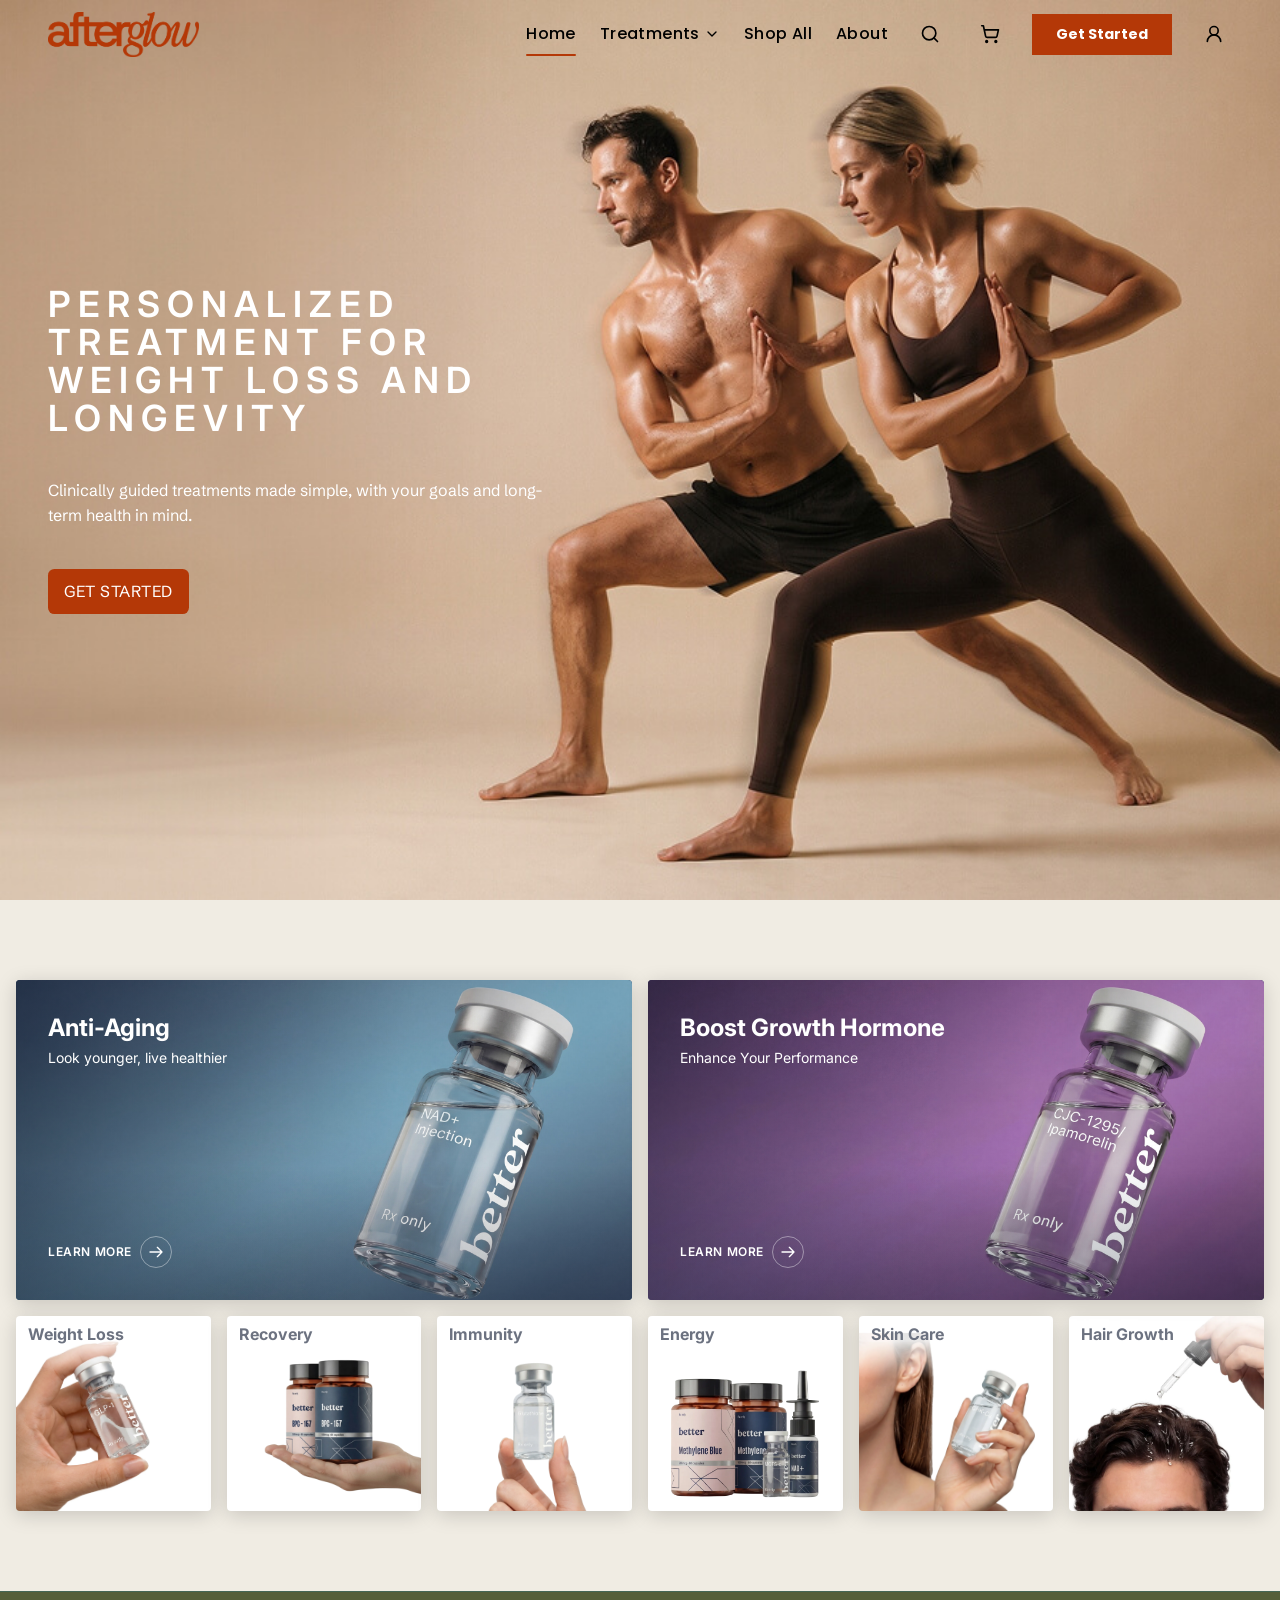
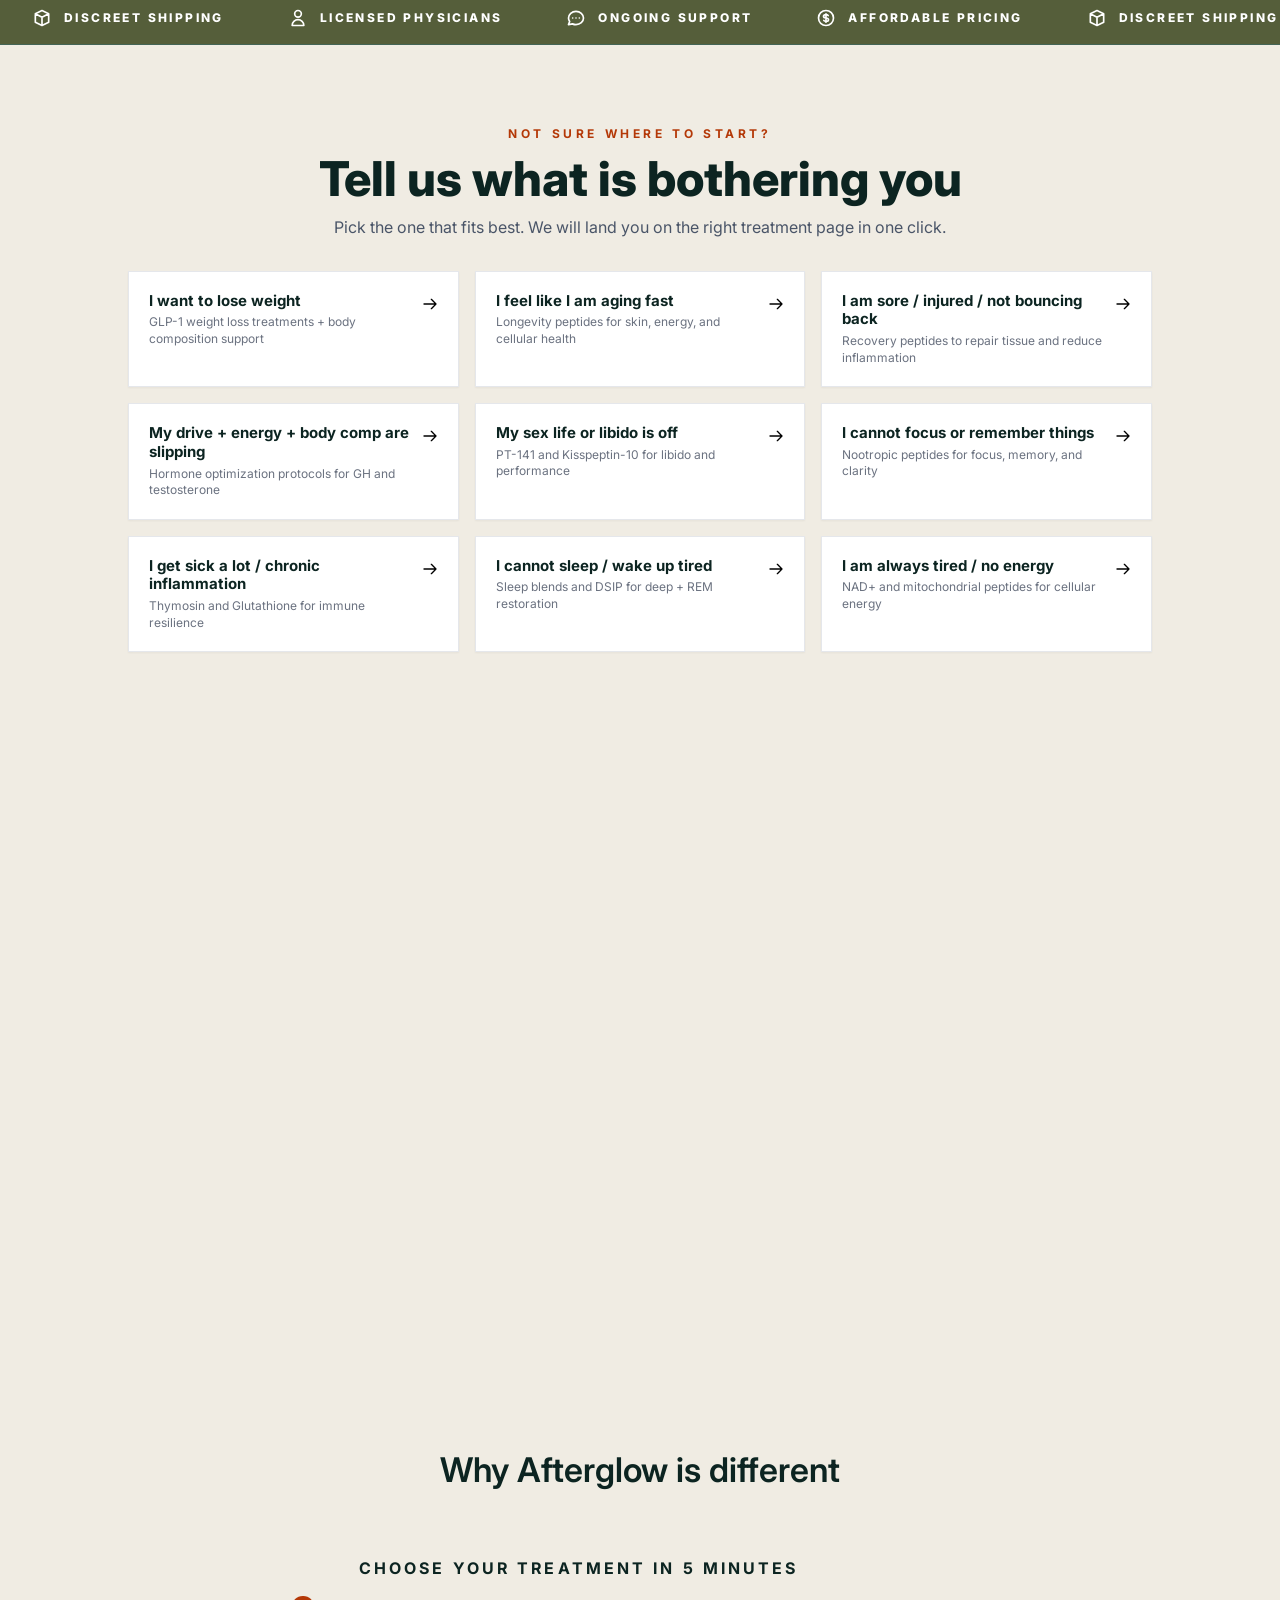
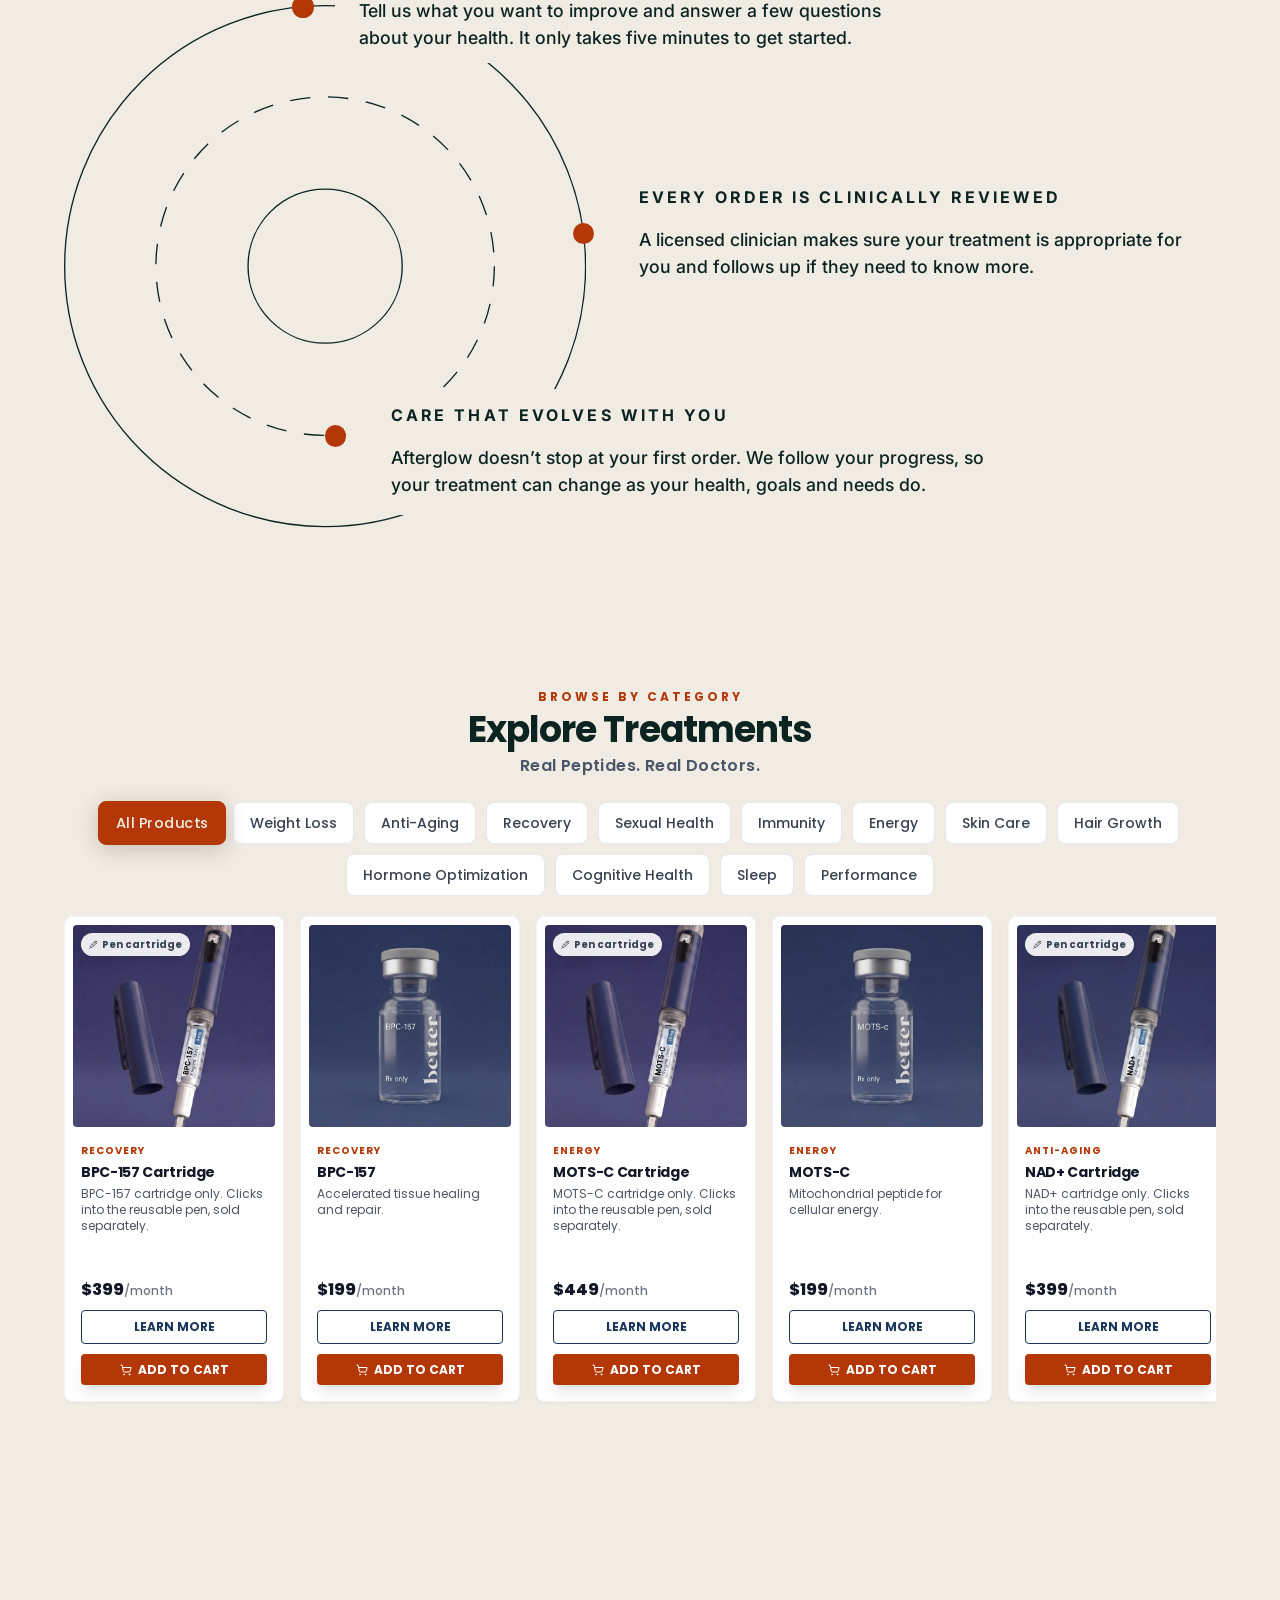
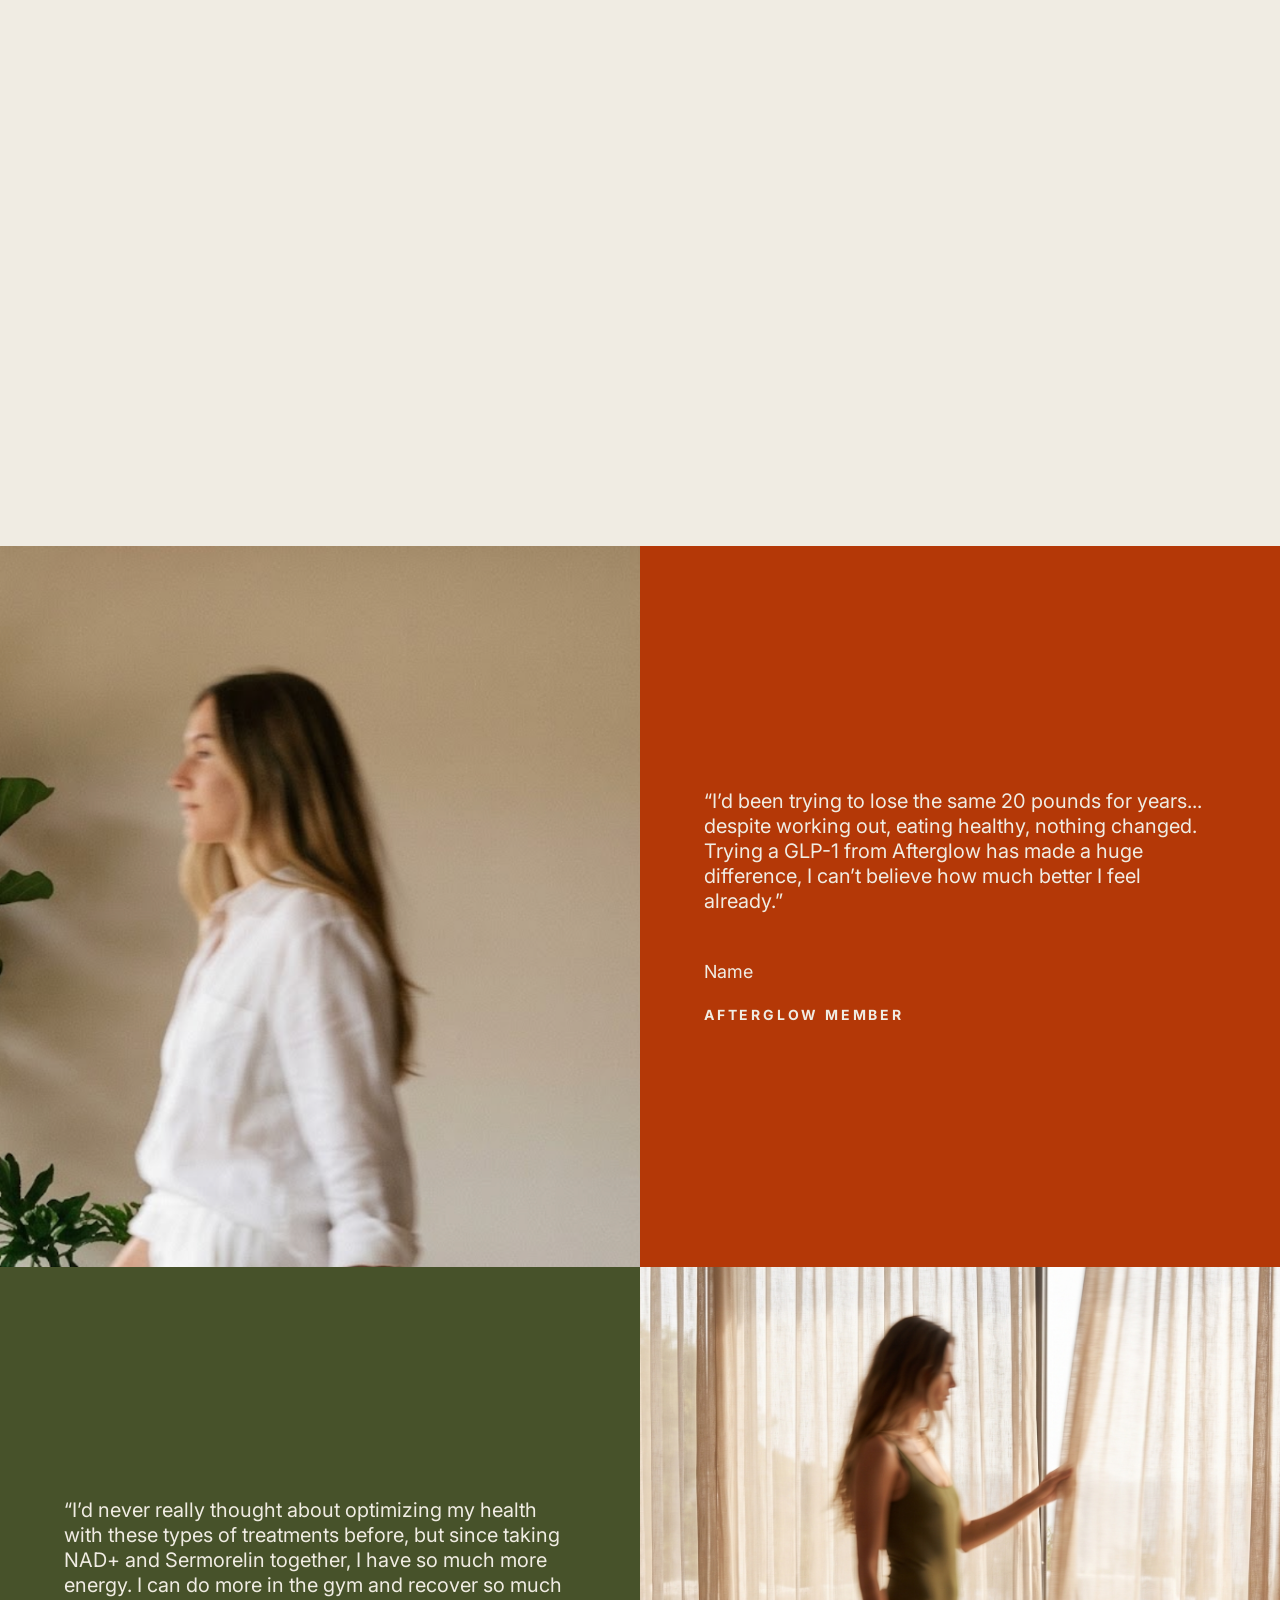
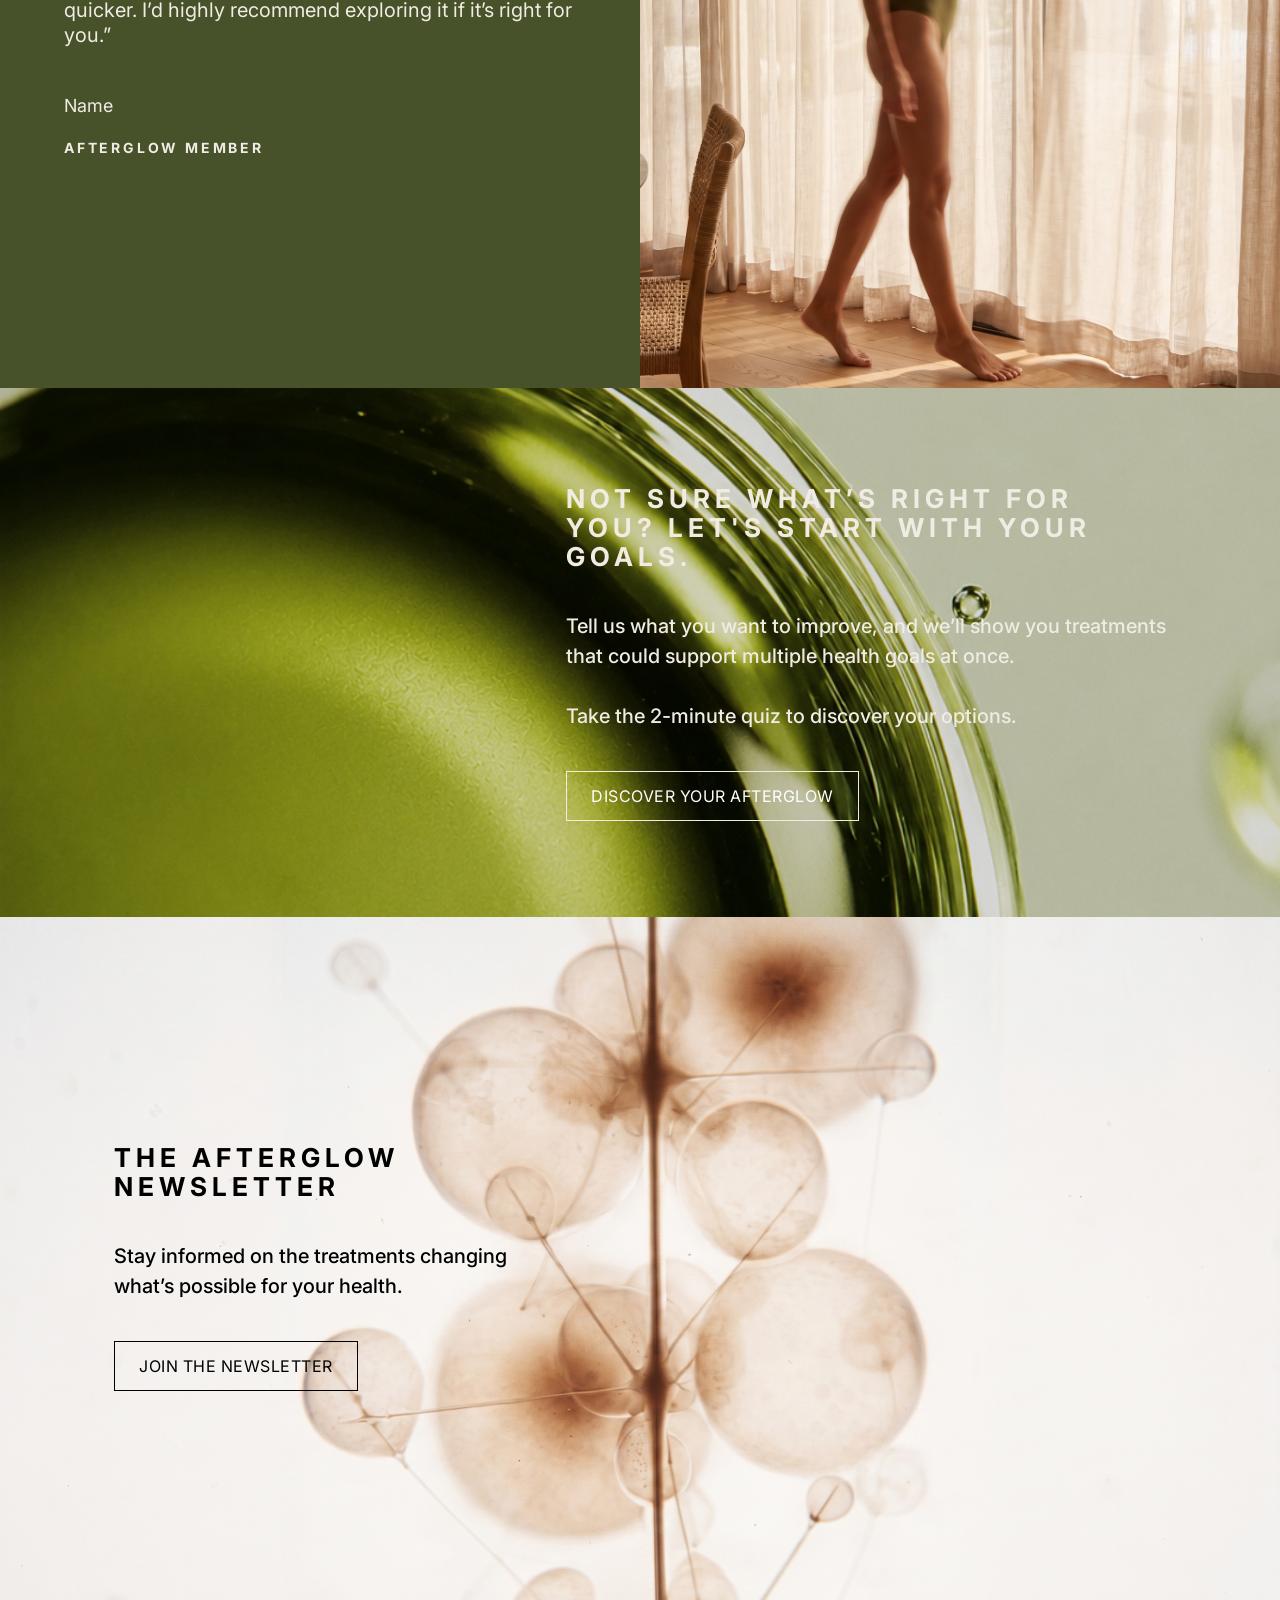
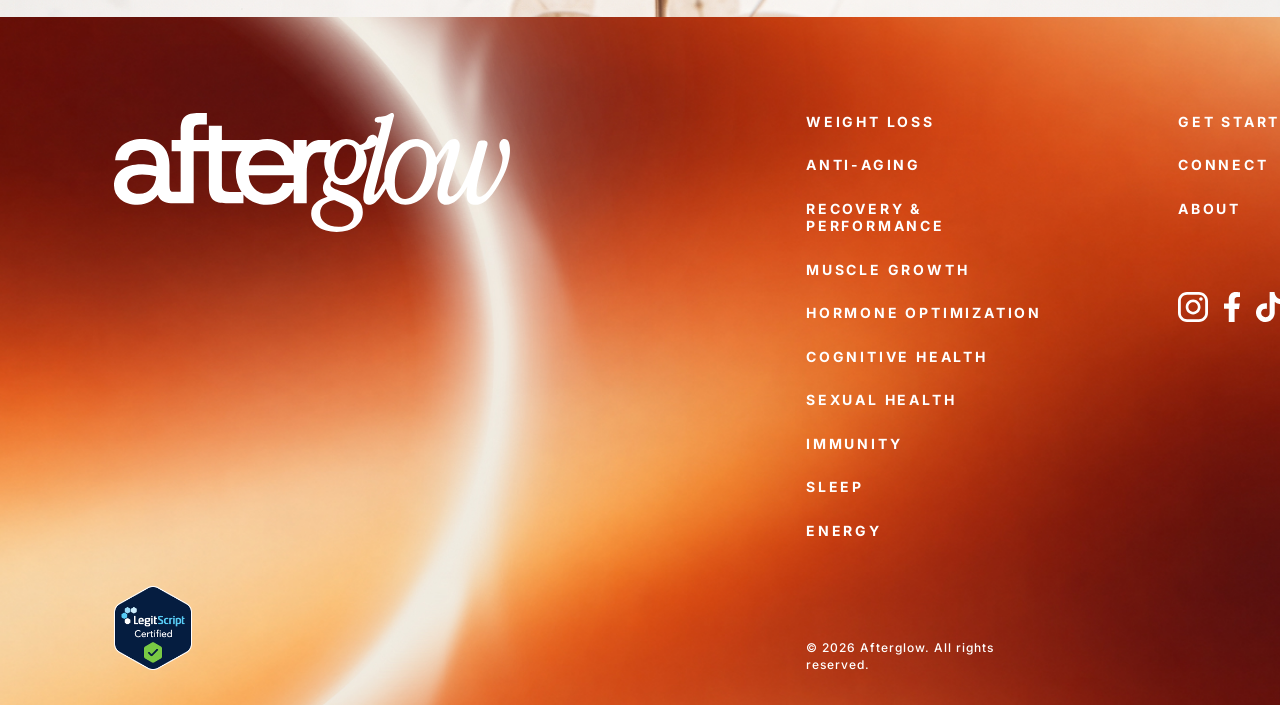
<file: index.html>
<!doctype html>
<html lang="en">
<head>
  <meta charset="utf-8">
  <meta name="viewport" content="width=device-width, initial-scale=1">
  <title>Afterglow | Personalized treatment for weight loss and longevity</title>
  <meta name="description" content="Clinically guided treatments made simple, with your goals and long-term health in mind.">
  <script>document.documentElement.classList.add('js')</script>
  <link rel="preconnect" href="https://fonts.googleapis.com">
  <link rel="preconnect" href="https://fonts.gstatic.com" crossorigin>
  <link rel="stylesheet" href="https://fonts.googleapis.com/css2?family=Inter:wght@400;500;600;700;800&family=Poppins:wght@500;600;700&family=Schibsted+Grotesk:wght@400;500&display=swap">
  <link rel="stylesheet" href="styles.css">
  <script src="script.js" defer></script>
</head>
<body>
<svg xmlns="http://www.w3.org/2000/svg" class="sprite" aria-hidden="true" focusable="false"><symbol id="i-package" viewBox="0 0 24 24"><path d="M20 7l-8-4-8 4m16 0l-8 4m8-4v10l-8 4m0-10L4 7m8 4v10M4 7v10l8 4"/></symbol><symbol id="i-user" viewBox="0 0 24 24"><path d="M16 7a4 4 0 11-8 0 4 4 0 018 0zM12 14a7 7 0 00-7 7h14a7 7 0 00-7-7z"/></symbol><symbol id="i-chat" viewBox="0 0 24 24"><path d="M8 12h.01M12 12h.01M16 12h.01M21 12c0 4.418-4.03 8-9 8a9.863 9.863 0 01-4.255-.949L3 20l1.395-3.72C3.512 15.042 3 13.574 3 12c0-4.418 4.03-8 9-8s9 3.582 9 8z"/></symbol><symbol id="i-dollar" viewBox="0 0 24 24"><path d="M12 8c-1.657 0-3 .895-3 2s1.343 2 3 2 3 .895 3 2-1.343 2-3 2m0-8c1.11 0 2.08.402 2.599 1M12 8V7m0 1v8m0 0v1m0-1c-1.11 0-2.08-.402-2.599-1M21 12a9 9 0 11-18 0 9 9 0 0118 0z"/></symbol><symbol id="i-sparkles" viewBox="0 0 24 24"><path d="M11.017 2.814a1 1 0 0 1 1.966 0l1.051 5.558a2 2 0 0 0 1.594 1.594l5.558 1.051a1 1 0 0 1 0 1.966l-5.558 1.051a2 2 0 0 0-1.594 1.594l-1.051 5.558a1 1 0 0 1-1.966 0l-1.051-5.558a2 2 0 0 0-1.594-1.594l-5.558-1.051a1 1 0 0 1 0-1.966l5.558-1.051a2 2 0 0 0 1.594-1.594z"/><path d="M20 2v4"/><path d="M22 4h-4"/><circle cx="4" cy="20" r="2"/></symbol><symbol id="i-scale" viewBox="0 0 24 24"><path d="M12 3v18"/><path d="m19 8 3 8a5 5 0 0 1-6 0zV7"/><path d="M3 7h1a17 17 0 0 0 8-2 17 17 0 0 0 8 2h1"/><path d="m5 8 3 8a5 5 0 0 1-6 0zV7"/><path d="M7 21h10"/></symbol><symbol id="i-tag" viewBox="0 0 24 24"><path d="m18 2 4 4"/><path d="m17 7 3-3"/><path d="M19 9 8.7 19.3c-1 1-2.5 1-3.4 0l-.6-.6c-1-1-1-2.5 0-3.4L15 5"/><path d="m9 11 4 4"/><path d="m5 19-3 3"/><path d="m14 4 6 6"/></symbol><symbol id="i-cart" viewBox="0 0 24 24"><circle cx="8" cy="21" r="1"/><circle cx="19" cy="21" r="1"/><path d="M2.05 2.05h2l2.66 12.42a2 2 0 0 0 2 1.58h9.78a2 2 0 0 0 1.95-1.57l1.65-7.43H5.12"/></symbol><symbol id="i-arrow-right" viewBox="0 0 24 24"><path d="M14 5l7 7m0 0l-7 7m7-7H3"/></symbol><symbol id="i-c-weight" viewBox="0 0 24 24"><path d="M12 3v18"/><path d="m19 8 3 8a5 5 0 0 1-6 0zV7"/><path d="M3 7h1a17 17 0 0 0 8-2 17 17 0 0 0 8 2h1"/><path d="m5 8 3 8a5 5 0 0 1-6 0zV7"/><path d="M7 21h10"/></symbol><symbol id="i-c-aging" viewBox="0 0 24 24"><path d="M12 6v6l4 2"/><circle cx="12" cy="12" r="10"/></symbol><symbol id="i-c-recovery" viewBox="0 0 24 24"><path d="M22 12h-2.48a2 2 0 0 0-1.93 1.46l-2.35 8.36a.25.25 0 0 1-.48 0L9.24 2.18a.25.25 0 0 0-.48 0l-2.35 8.36A2 2 0 0 1 4.49 12H2"/></symbol><symbol id="i-c-sexual" viewBox="0 0 24 24"><path d="M2 9.5a5.5 5.5 0 0 1 9.591-3.676.56.56 0 0 0 .818 0A5.49 5.49 0 0 1 22 9.5c0 2.29-1.5 4-3 5.5l-5.492 5.313a2 2 0 0 1-3 .019L5 15c-1.5-1.5-3-3.2-3-5.5"/></symbol><symbol id="i-c-immunity" viewBox="0 0 24 24"><path d="M20 13c0 5-3.5 7.5-7.66 8.95a1 1 0 0 1-.67-.01C7.5 20.5 4 18 4 13V6a1 1 0 0 1 1-1c2 0 4.5-1.2 6.24-2.72a1.17 1.17 0 0 1 1.52 0C14.51 3.81 17 5 19 5a1 1 0 0 1 1 1z"/></symbol><symbol id="i-c-energy" viewBox="0 0 24 24"><path d="M4 14a1 1 0 0 1-.78-1.63l9.9-10.2a.5.5 0 0 1 .86.46l-1.92 6.02A1 1 0 0 0 13 10h7a1 1 0 0 1 .78 1.63l-9.9 10.2a.5.5 0 0 1-.86-.46l1.92-6.02A1 1 0 0 0 11 14z"/></symbol><symbol id="i-c-skin" viewBox="0 0 24 24"><path d="M11 20A7 7 0 0 1 9.8 6.1C15.5 5 17 4.48 19 2c1 2 2 4.18 2 8 0 5.5-4.78 10-10 10Z"/><path d="M2 21c0-3 1.85-5.36 5.08-6C9.5 14.52 12 13 13 12"/></symbol><symbol id="i-c-hair" viewBox="0 0 24 24"><circle cx="6" cy="6" r="3"/><path d="M8.12 8.12 12 12"/><path d="M20 4 8.12 15.88"/><circle cx="6" cy="18" r="3"/><path d="M14.8 14.8 20 20"/></symbol><symbol id="i-c-hormone" viewBox="0 0 24 24"><path d="M12 3q1 4 4 6.5t3 5.5a1 1 0 0 1-14 0 5 5 0 0 1 1-3 1 1 0 0 0 5 0c0-2-1.5-3-1.5-5q0-2 2.5-4"/></symbol><symbol id="i-c-cognitive" viewBox="0 0 24 24"><path d="M12 18V5"/><path d="M15 13a4.17 4.17 0 0 1-3-4 4.17 4.17 0 0 1-3 4"/><path d="M17.598 6.5A3 3 0 1 0 12 5a3 3 0 1 0-5.598 1.5"/><path d="M17.997 5.125a4 4 0 0 1 2.526 5.77"/><path d="M18 18a4 4 0 0 0 2-7.464"/><path d="M19.967 17.483A4 4 0 1 1 12 18a4 4 0 1 1-7.967-.517"/><path d="M6 18a4 4 0 0 1-2-7.464"/><path d="M6.003 5.125a4 4 0 0 0-2.526 5.77"/></symbol><symbol id="i-c-sleep" viewBox="0 0 24 24"><path d="M20.985 12.486a9 9 0 1 1-9.473-9.472c.405-.022.617.46.402.803a6 6 0 0 0 8.268 8.268c.344-.215.825-.004.803.401"/></symbol><symbol id="i-c-performance" viewBox="0 0 24 24"><path d="M17.596 12.768a2 2 0 1 0 2.829-2.829l-1.768-1.767a2 2 0 0 0 2.828-2.829l-2.828-2.828a2 2 0 0 0-2.829 2.828l-1.767-1.768a2 2 0 1 0-2.829 2.829z"/><path d="m2.5 21.5 1.4-1.4"/><path d="m20.1 3.9 1.4-1.4"/><path d="M5.343 21.485a2 2 0 1 0 2.829-2.828l1.767 1.768a2 2 0 1 0 2.829-2.829l-6.364-6.364a2 2 0 1 0-2.829 2.829l1.768 1.767a2 2 0 0 0-2.828 2.829z"/><path d="m9.6 14.4 4.8-4.8"/></symbol><symbol id="i-chevron-down" viewBox="0 0 24 24"><path d="m6 9 6 6 6-6"/></symbol><symbol id="i-chevron-right" viewBox="0 0 24 24"><path d="m9 18 6-6-6-6"/></symbol><symbol id="i-account" viewBox="0 0 24 24"><circle cx="12" cy="8" r="5"/><path d="M20 21a8 8 0 0 0-16 0"/></symbol><symbol id="i-close" viewBox="0 0 24 24"><path d="M18 6 6 18"/><path d="m6 6 12 12"/></symbol><symbol id="i-search" viewBox="0 0 24 24"><path d="m21 21-4.34-4.34"/><circle cx="11" cy="11" r="8"/></symbol><symbol id="i-s0" viewBox="0 0 24 24"><path d="M12 3v18"/><path d="m19 8 3 8a5 5 0 0 1-6 0zV7"/><path d="M3 7h1a17 17 0 0 0 8-2 17 17 0 0 0 8 2h1"/><path d="m5 8 3 8a5 5 0 0 1-6 0zV7"/><path d="M7 21h10"/></symbol><symbol id="i-s1" viewBox="0 0 24 24"><path d="M11.017 2.814a1 1 0 0 1 1.966 0l1.051 5.558a2 2 0 0 0 1.594 1.594l5.558 1.051a1 1 0 0 1 0 1.966l-5.558 1.051a2 2 0 0 0-1.594 1.594l-1.051 5.558a1 1 0 0 1-1.966 0l-1.051-5.558a2 2 0 0 0-1.594-1.594l-5.558-1.051a1 1 0 0 1 0-1.966l5.558-1.051a2 2 0 0 0 1.594-1.594z"/><path d="M20 2v4"/><path d="M22 4h-4"/><circle cx="4" cy="20" r="2"/></symbol><symbol id="i-s2" viewBox="0 0 24 24"><path d="M22 12h-2.48a2 2 0 0 0-1.93 1.46l-2.35 8.36a.25.25 0 0 1-.48 0L9.24 2.18a.25.25 0 0 0-.48 0l-2.35 8.36A2 2 0 0 1 4.49 12H2"/></symbol><symbol id="i-s3" viewBox="0 0 24 24"><path d="M12 3q1 4 4 6.5t3 5.5a1 1 0 0 1-14 0 5 5 0 0 1 1-3 1 1 0 0 0 5 0c0-2-1.5-3-1.5-5q0-2 2.5-4"/></symbol><symbol id="i-s4" viewBox="0 0 24 24"><path d="M2 9.5a5.5 5.5 0 0 1 9.591-3.676.56.56 0 0 0 .818 0A5.49 5.49 0 0 1 22 9.5c0 2.29-1.5 4-3 5.5l-5.492 5.313a2 2 0 0 1-3 .019L5 15c-1.5-1.5-3-3.2-3-5.5"/></symbol><symbol id="i-s5" viewBox="0 0 24 24"><path d="M12 18V5"/><path d="M15 13a4.17 4.17 0 0 1-3-4 4.17 4.17 0 0 1-3 4"/><path d="M17.598 6.5A3 3 0 1 0 12 5a3 3 0 1 0-5.598 1.5"/><path d="M17.997 5.125a4 4 0 0 1 2.526 5.77"/><path d="M18 18a4 4 0 0 0 2-7.464"/><path d="M19.967 17.483A4 4 0 1 1 12 18a4 4 0 1 1-7.967-.517"/><path d="M6 18a4 4 0 0 1-2-7.464"/><path d="M6.003 5.125a4 4 0 0 0-2.526 5.77"/></symbol><symbol id="i-s6" viewBox="0 0 24 24"><path d="M20 13c0 5-3.5 7.5-7.66 8.95a1 1 0 0 1-.67-.01C7.5 20.5 4 18 4 13V6a1 1 0 0 1 1-1c2 0 4.5-1.2 6.24-2.72a1.17 1.17 0 0 1 1.52 0C14.51 3.81 17 5 19 5a1 1 0 0 1 1 1z"/></symbol><symbol id="i-s7" viewBox="0 0 24 24"><path d="M20.985 12.486a9 9 0 1 1-9.473-9.472c.405-.022.617.46.402.803a6 6 0 0 0 8.268 8.268c.344-.215.825-.004.803.401"/></symbol><symbol id="i-s8" viewBox="0 0 24 24"><path d="M4 14a1 1 0 0 1-.78-1.63l9.9-10.2a.5.5 0 0 1 .86.46l-1.92 6.02A1 1 0 0 0 13 10h7a1 1 0 0 1 .78 1.63l-9.9 10.2a.5.5 0 0 1-.86-.46l1.92-6.02A1 1 0 0 0 11 14z"/></symbol></svg>

<header class="site-header">
  <div class="site-header__bar">
    <a class="site-header__logo" href="#top" aria-label="Afterglow home">
      <img class="logo-desktop" src="assets/img/logo.png" alt="Afterglow" width="151" height="45">
      <img class="logo-mobile" src="assets/img/logo-mobile.png" alt="Afterglow" width="90" height="28">
    </a>
    <nav class="site-nav" id="site-nav" aria-label="Main">
      <ul class="site-nav__links">
        <li><a class="is-current" href="#top" aria-current="page">Home</a></li>
        <li class="has-menu">
          <a href="#treatments" aria-haspopup="true" aria-expanded="false">Treatments <svg class="i" aria-hidden="true"><use href="#i-chevron-down"/></svg></a>
          <ul class="dropdown" aria-label="Treatments"><li><a href="#treatments" data-filter="all"><svg class="i " aria-hidden="true"><use href="#i-sparkles"/></svg><span>All Treatments</span></a></li><li><a href="./weightloss.html" data-filter="Weight Loss"><svg class="i " aria-hidden="true"><use href="#i-c-weight"/></svg><span>Weight Loss</span></a></li><li><a href="#treatments" data-filter="Anti-Aging"><svg class="i " aria-hidden="true"><use href="#i-c-aging"/></svg><span>Anti-Aging</span></a></li><li><a href="#treatments" data-filter="Recovery"><svg class="i " aria-hidden="true"><use href="#i-c-recovery"/></svg><span>Recovery</span></a></li><li><a href="#treatments" data-filter="Sexual Health"><svg class="i " aria-hidden="true"><use href="#i-c-sexual"/></svg><span>Sexual Health</span></a></li><li><a href="#treatments" data-filter="Immunity"><svg class="i " aria-hidden="true"><use href="#i-c-immunity"/></svg><span>Immunity</span></a></li><li><a href="#treatments" data-filter="Energy"><svg class="i " aria-hidden="true"><use href="#i-c-energy"/></svg><span>Energy</span></a></li><li><a href="#treatments" data-filter="Skin Care"><svg class="i " aria-hidden="true"><use href="#i-c-skin"/></svg><span>Skin Care</span></a></li><li><a href="#treatments" data-filter="Hair Growth"><svg class="i " aria-hidden="true"><use href="#i-c-hair"/></svg><span>Hair Growth</span></a></li><li><a href="#treatments" data-filter="Hormone Optimization"><svg class="i " aria-hidden="true"><use href="#i-c-hormone"/></svg><span>Hormone Optimization</span></a></li><li><a href="#treatments" data-filter="Cognitive Health"><svg class="i " aria-hidden="true"><use href="#i-c-cognitive"/></svg><span>Cognitive Health</span></a></li><li><a href="#treatments" data-filter="Sleep"><svg class="i " aria-hidden="true"><use href="#i-c-sleep"/></svg><span>Sleep</span></a></li><li><a href="#treatments" data-filter="Performance"><svg class="i " aria-hidden="true"><use href="#i-c-performance"/></svg><span>Performance</span></a></li></ul>
        </li>
        <li><a href="#treatments">Shop All</a></li>
        <li><a href="#about">About</a></li>
      </ul>
      <div class="site-nav__tools">
        <button class="icon-btn" type="button" aria-label="Search"><svg class="i" aria-hidden="true"><use href="#i-search"/></svg></button>
        <button class="icon-btn" type="button" aria-label="Cart"><svg class="i" aria-hidden="true"><use href="#i-cart"/></svg></button>
        <a class="site-nav__cta" href="#quiz">Get Started</a>
        <a class="icon-btn" href="#" aria-label="Account"><svg class="i" aria-hidden="true"><use href="#i-account"/></svg></a>
      </div>
    </nav>
    <button class="menu-btn" type="button" aria-label="Menu" aria-expanded="false" aria-controls="mobile-menu"><span></span><span></span><span></span><svg class="i menu-btn__close" aria-hidden="true"><use href="#i-close"/></svg></button>
  </div>
  <nav class="mobile-menu" id="mobile-menu" aria-label="Mobile"><ul><li><a class="mm-fill" href="./weightloss.html">Weight Loss</a></li><li><a class="mm-fill" href="#treatments">Anti-Aging</a></li><li><a class="mm-fill" href="#treatments">Recovery &amp; Performance</a></li><li><a class="mm-fill" href="#treatments">Muscle Growth</a></li><li><a class="mm-fill" href="#treatments">Hormone Optimization</a></li><li><a class="mm-fill" href="#treatments">Cognitive Health</a></li><li><a class="mm-fill" href="#treatments">Sexual Health</a></li><li><a class="mm-fill" href="#treatments">Immunity</a></li><li><a class="mm-fill" href="#treatments">Sleep</a></li><li><a class="mm-fill" href="#treatments">Energy</a></li><li><a class="mm-line" href="#quiz">Get Started</a></li><li><a class="mm-line" href="#about">About</a></li><li><a class="mm-line" href="#">Connect</a></li></ul></nav>
</header>

<main id="top">
  <section class="hero" style="--hero-d:url(assets/img/hero-desktop.png);--hero-m:url(assets/img/hero-mobile.png)">
    <div class="hero__inner">
      <h1>Personalized treatment for weight loss and longevity</h1>
      <p>Clinically guided treatments made simple, with your goals and long-term health in mind.</p>
      <a class="hero__cta" href="#quiz"><span class="hero__cta-d">Get Started</span><span class="hero__cta-m">Find my plan in minutes</span></a>
    </div>
  </section>

  <section class="goals container" aria-label="Browse treatments by goal">
    <ul class="goals__cards">
      <li><a class="goal-card" href="#treatments" style="--img:url(assets/img/card-anti-aging.jpg)">
        <span class="goal-card__text"><strong>Anti-Aging</strong><span>Look younger, live healthier</span></span>
        <span class="goal-card__more">Learn More <span class="circle"><svg class="i " aria-hidden="true"><use href="#i-arrow-right"/></svg></span></span>
      </a></li>
      <li><a class="goal-card" href="#treatments" style="--img:url(assets/img/card-growth-hormone.jpg)">
        <span class="goal-card__text"><strong>Boost Growth Hormone</strong><span>Enhance Your Performance</span></span>
        <span class="goal-card__more">Learn More <span class="circle"><svg class="i " aria-hidden="true"><use href="#i-arrow-right"/></svg></span></span>
      </a></li>
    </ul>
    <ul class="goals__tiles">
      <li><a class="tile" href="#" data-tile="Weight Loss" style="--tile-img:url(assets/img/tile-weight-loss.webp);--tile-bg:#ffffff"><span>Weight Loss</span></a></li><li><a class="tile" href="#" data-tile="Recovery" style="--tile-img:url(assets/img/tile-recovery.webp);--tile-bg:#ffffff"><span>Recovery</span></a></li><li><a class="tile" href="#" data-tile="Immunity" style="--tile-img:url(assets/img/tile-immunity.webp);--tile-bg:#ffffff"><span>Immunity</span></a></li><li><a class="tile" href="#" data-tile="Energy" style="--tile-img:url(assets/img/tile-energy.webp);--tile-bg:#ffffff"><span>Energy</span></a></li><li><a class="tile" href="#" data-tile="Skin Care" style="--tile-img:url(assets/img/tile-skin-care.webp);--tile-bg:#ffffff"><span>Skin Care</span></a></li><li><a class="tile" href="#" data-tile="Hair Growth" style="--tile-img:url(assets/img/tile-hair-growth.webp);--tile-bg:#ffffff"><span>Hair Growth</span></a></li>
    </ul>
  </section>

  <div class="usp" role="region" aria-label="Why Afterglow">
    <div class="usp__track"><ul class="usp__group"><li><svg class="i " aria-hidden="true"><use href="#i-package"/></svg><span>Discreet Shipping</span></li><li><svg class="i " aria-hidden="true"><use href="#i-user"/></svg><span>Licensed Physicians</span></li><li><svg class="i " aria-hidden="true"><use href="#i-chat"/></svg><span>Ongoing Support</span></li><li><svg class="i " aria-hidden="true"><use href="#i-dollar"/></svg><span>Affordable Pricing</span></li></ul><ul class="usp__group" aria-hidden="true"><li><svg class="i " aria-hidden="true"><use href="#i-package"/></svg><span>Discreet Shipping</span></li><li><svg class="i " aria-hidden="true"><use href="#i-user"/></svg><span>Licensed Physicians</span></li><li><svg class="i " aria-hidden="true"><use href="#i-chat"/></svg><span>Ongoing Support</span></li><li><svg class="i " aria-hidden="true"><use href="#i-dollar"/></svg><span>Affordable Pricing</span></li></ul><ul class="usp__group" aria-hidden="true"><li><svg class="i " aria-hidden="true"><use href="#i-package"/></svg><span>Discreet Shipping</span></li><li><svg class="i " aria-hidden="true"><use href="#i-user"/></svg><span>Licensed Physicians</span></li><li><svg class="i " aria-hidden="true"><use href="#i-chat"/></svg><span>Ongoing Support</span></li><li><svg class="i " aria-hidden="true"><use href="#i-dollar"/></svg><span>Affordable Pricing</span></li></ul><ul class="usp__group" aria-hidden="true"><li><svg class="i " aria-hidden="true"><use href="#i-package"/></svg><span>Discreet Shipping</span></li><li><svg class="i " aria-hidden="true"><use href="#i-user"/></svg><span>Licensed Physicians</span></li><li><svg class="i " aria-hidden="true"><use href="#i-chat"/></svg><span>Ongoing Support</span></li><li><svg class="i " aria-hidden="true"><use href="#i-dollar"/></svg><span>Affordable Pricing</span></li></ul></div>
  </div>

  <section class="symptoms" id="symptoms">
    <div class="symptoms__inner">
      <header class="section-head">
        <p class="eyebrow">Not sure where to start?</p>
        <h2>Tell us what is bothering you</h2>
        <p>Pick the one that fits best. We will land you on the right treatment page in one click.</p>
      </header>
      <ul class="symptoms__grid" id="symptom-grid">
        <li><a class="symptom" href="#" style="--c:#9b2226"><span class="symptom__icon"><svg class="i " aria-hidden="true"><use href="#i-s0"/></svg></span><span class="symptom__text"><strong>I want to lose weight</strong><span>GLP-1 weight loss treatments + body composition support</span></span><svg class="i symptom__go" aria-hidden="true"><use href="#i-arrow-right"/></svg></a></li><li><a class="symptom" href="#" style="--c:#0ea5e9"><span class="symptom__icon"><svg class="i " aria-hidden="true"><use href="#i-s1"/></svg></span><span class="symptom__text"><strong>I feel like I am aging fast</strong><span>Longevity peptides for skin, energy, and cellular health</span></span><svg class="i symptom__go" aria-hidden="true"><use href="#i-arrow-right"/></svg></a></li><li><a class="symptom" href="#" style="--c:#10b981"><span class="symptom__icon"><svg class="i " aria-hidden="true"><use href="#i-s2"/></svg></span><span class="symptom__text"><strong>I am sore / injured / not bouncing back</strong><span>Recovery peptides to repair tissue and reduce inflammation</span></span><svg class="i symptom__go" aria-hidden="true"><use href="#i-arrow-right"/></svg></a></li><li><a class="symptom" href="#" style="--c:#7c3aed"><span class="symptom__icon"><svg class="i " aria-hidden="true"><use href="#i-s3"/></svg></span><span class="symptom__text"><strong>My drive + energy + body comp are slipping</strong><span>Hormone optimization protocols for GH and testosterone</span></span><svg class="i symptom__go" aria-hidden="true"><use href="#i-arrow-right"/></svg></a></li><li><a class="symptom" href="#" style="--c:#db2777"><span class="symptom__icon"><svg class="i " aria-hidden="true"><use href="#i-s4"/></svg></span><span class="symptom__text"><strong>My sex life or libido is off</strong><span>PT-141 and Kisspeptin-10 for libido and performance</span></span><svg class="i symptom__go" aria-hidden="true"><use href="#i-arrow-right"/></svg></a></li><li><a class="symptom" href="#" style="--c:#3b82f6"><span class="symptom__icon"><svg class="i " aria-hidden="true"><use href="#i-s5"/></svg></span><span class="symptom__text"><strong>I cannot focus or remember things</strong><span>Nootropic peptides for focus, memory, and clarity</span></span><svg class="i symptom__go" aria-hidden="true"><use href="#i-arrow-right"/></svg></a></li><li><a class="symptom" href="#" style="--c:#f59e0b"><span class="symptom__icon"><svg class="i " aria-hidden="true"><use href="#i-s6"/></svg></span><span class="symptom__text"><strong>I get sick a lot / chronic inflammation</strong><span>Thymosin and Glutathione for immune resilience</span></span><svg class="i symptom__go" aria-hidden="true"><use href="#i-arrow-right"/></svg></a></li><li><a class="symptom" href="#" style="--c:#6366f1"><span class="symptom__icon"><svg class="i " aria-hidden="true"><use href="#i-s7"/></svg></span><span class="symptom__text"><strong>I cannot sleep / wake up tired</strong><span>Sleep blends and DSIP for deep + REM restoration</span></span><svg class="i symptom__go" aria-hidden="true"><use href="#i-arrow-right"/></svg></a></li><li><a class="symptom" href="#" style="--c:#eab308"><span class="symptom__icon"><svg class="i " aria-hidden="true"><use href="#i-s8"/></svg></span><span class="symptom__text"><strong>I am always tired / no energy</strong><span>NAD+ and mitochondrial peptides for cellular energy</span></span><svg class="i symptom__go" aria-hidden="true"><use href="#i-arrow-right"/></svg></a></li>
      </ul>
      <button class="view-all" type="button" aria-expanded="false" aria-controls="symptom-grid"><span>View all</span><svg class="i" aria-hidden="true"><use href="#i-chevron-down"/></svg></button>
    </div>
  </section>

  <section class="clinicians" id="about" aria-label="Clinical oversight">
    <div class="clinicians__photo"><img src="assets/img/clinician.png" alt="Smiling clinician in a white coat seated on an orange chair" loading="lazy" width="720" height="720"></div>
    <div class="clinicians__panel">
      <img class="clinicians__orb" src="assets/img/orb.png" alt="" loading="lazy" width="624" height="532">
      <p>Prescribed and overseen by licensed clinicians, with treatment fulfilled through appropriately licensed pharmacy partners where applicable.</p>
    </div>
  </section>

  <section class="different" aria-labelledby="different-title">
    <h2 id="different-title">Why Afterglow is different</h2>

    <div class="orbit" aria-hidden="false">
      <div class="orbit__stage">
        <svg class="orbit__rings" viewBox="-0.75 -0.75 589.5 589.5" aria-hidden="true">
          <circle cx="294" cy="294" r="191" fill="none" stroke="currentColor" stroke-width="1.5" stroke-dasharray="23,20"/>
          <circle cx="294" cy="294" r="294" fill="none" stroke="currentColor" stroke-width="1.5"/>
          <circle cx="294" cy="294" r="87" fill="none" stroke="currentColor" stroke-width="1.5"/>
        </svg>
        <span class="orbit__mask orbit__mask--top"></span>
        <span class="orbit__mask orbit__mask--bottom"></span>
        <div class="orbit__item orbit__item--1"><h3>Choose your treatment in 5 minutes</h3><p>Tell us what you want to improve and answer a few questions about your health. It only takes five minutes to get started.</p></div>
        <div class="orbit__item orbit__item--2"><h3>Every order is clinically reviewed</h3><p>A licensed clinician makes sure your treatment is appropriate for you and follows up if they need to know more.</p></div>
        <div class="orbit__item orbit__item--3"><h3>Care that evolves with you</h3><p>Afterglow doesn’t stop at your first order. We follow your progress, so your treatment can change as your health, goals and needs do.</p></div>
        <span class="orbit__dot orbit__dot--1"></span><span class="orbit__dot orbit__dot--2"></span><span class="orbit__dot orbit__dot--3"></span>
      </div>
    </div>

    <ol class="steps-list">
      <li><span class="dot"></span><div><h3>Choose your treatment in 5 minutes</h3><p>Tell us what you want to improve and answer a few questions about your health. It only takes five minutes to get started.</p></div></li>
      <li><span class="dot"></span><div><h3>Every order is clinically reviewed</h3><p>A licensed clinician makes sure your treatment is appropriate for you and follows up if they need to know more.</p></div></li>
      <li><span class="dot"></span><div><h3>Care that evolves with you</h3><p>Afterglow doesn’t stop at your first order. We follow your progress, so your treatment can change as your health, goals and needs do.</p></div></li>
    </ol>
  </section>

  <section class="treatments container" id="treatments" aria-labelledby="treatments-title">
    <header class="treatments__head">
      <p class="eyebrow">Browse by category</p>
      <h2 id="treatments-title">Explore Treatments</h2>
      <p class="treatments__sub">Real Peptides. Real Doctors.</p>
    </header>
    <ul class="chips" aria-label="Filter treatments by category"><li><button type="button" class="chip is-active" data-filter="all" aria-pressed="true"><svg class="i " aria-hidden="true"><use href="#i-sparkles"/></svg><span>All Products</span></button></li><li><button type="button" class="chip" data-filter="Weight Loss" aria-pressed="false"><svg class="i " aria-hidden="true"><use href="#i-c-weight"/></svg><span>Weight Loss</span></button></li><li><button type="button" class="chip" data-filter="Anti-Aging" aria-pressed="false"><svg class="i " aria-hidden="true"><use href="#i-c-aging"/></svg><span>Anti-Aging</span></button></li><li><button type="button" class="chip" data-filter="Recovery" aria-pressed="false"><svg class="i " aria-hidden="true"><use href="#i-c-recovery"/></svg><span>Recovery</span></button></li><li><button type="button" class="chip" data-filter="Sexual Health" aria-pressed="false"><svg class="i " aria-hidden="true"><use href="#i-c-sexual"/></svg><span>Sexual Health</span></button></li><li><button type="button" class="chip" data-filter="Immunity" aria-pressed="false"><svg class="i " aria-hidden="true"><use href="#i-c-immunity"/></svg><span>Immunity</span></button></li><li><button type="button" class="chip" data-filter="Energy" aria-pressed="false"><svg class="i " aria-hidden="true"><use href="#i-c-energy"/></svg><span>Energy</span></button></li><li><button type="button" class="chip" data-filter="Skin Care" aria-pressed="false"><svg class="i " aria-hidden="true"><use href="#i-c-skin"/></svg><span>Skin Care</span></button></li><li><button type="button" class="chip" data-filter="Hair Growth" aria-pressed="false"><svg class="i " aria-hidden="true"><use href="#i-c-hair"/></svg><span>Hair Growth</span></button></li><li><button type="button" class="chip" data-filter="Hormone Optimization" aria-pressed="false"><svg class="i " aria-hidden="true"><use href="#i-c-hormone"/></svg><span>Hormone Optimization</span></button></li><li><button type="button" class="chip" data-filter="Cognitive Health" aria-pressed="false"><svg class="i " aria-hidden="true"><use href="#i-c-cognitive"/></svg><span>Cognitive Health</span></button></li><li><button type="button" class="chip" data-filter="Sleep" aria-pressed="false"><svg class="i " aria-hidden="true"><use href="#i-c-sleep"/></svg><span>Sleep</span></button></li><li><button type="button" class="chip" data-filter="Performance" aria-pressed="false"><svg class="i " aria-hidden="true"><use href="#i-c-performance"/></svg><span>Performance</span></button></li></ul>
    <ul class="products" id="products">
        <li class="product" data-category="Recovery">
          <article>
            <div class="product__media"><img src="assets/img/products/bpc-157-cartridge.webp" alt="BPC-157 Cartridge" loading="lazy" width="202" height="202"><span class="product__tag"><svg class="i " aria-hidden="true"><use href="#i-tag"/></svg><span>Pen cartridge</span></span></div>
            <div class="product__body">
              <span class="product__cat">Recovery</span>
              <h3 class="product__name">BPC-157 Cartridge</h3>
              <p class="product__desc">BPC-157 cartridge only. Clicks into the reusable pen, sold separately.</p>
              <p class="product__price"><strong>$399</strong><span>/month</span></p>
              <a class="btn-outline" href="#">Learn More</a>
              <button type="button" class="btn-cart"><svg class="i " aria-hidden="true"><use href="#i-cart"/></svg><span>Add to Cart</span></button>
            </div>
          </article>
        </li>
        <li class="product" data-category="Recovery">
          <article>
            <div class="product__media"><img src="assets/img/products/bpc-157.webp" alt="BPC-157" loading="lazy" width="202" height="202"></div>
            <div class="product__body">
              <span class="product__cat">Recovery</span>
              <h3 class="product__name">BPC-157</h3>
              <p class="product__desc">Accelerated tissue healing and repair.</p>
              <p class="product__price"><strong>$199</strong><span>/month</span></p>
              <a class="btn-outline" href="#">Learn More</a>
              <button type="button" class="btn-cart"><svg class="i " aria-hidden="true"><use href="#i-cart"/></svg><span>Add to Cart</span></button>
            </div>
          </article>
        </li>
        <li class="product" data-category="Energy">
          <article>
            <div class="product__media"><img src="assets/img/products/mots-c-cartridge.webp" alt="MOTS-C Cartridge" loading="lazy" width="202" height="202"><span class="product__tag"><svg class="i " aria-hidden="true"><use href="#i-tag"/></svg><span>Pen cartridge</span></span></div>
            <div class="product__body">
              <span class="product__cat">Energy</span>
              <h3 class="product__name">MOTS-C Cartridge</h3>
              <p class="product__desc">MOTS-C cartridge only. Clicks into the reusable pen, sold separately.</p>
              <p class="product__price"><strong>$449</strong><span>/month</span></p>
              <a class="btn-outline" href="#">Learn More</a>
              <button type="button" class="btn-cart"><svg class="i " aria-hidden="true"><use href="#i-cart"/></svg><span>Add to Cart</span></button>
            </div>
          </article>
        </li>
        <li class="product" data-category="Energy">
          <article>
            <div class="product__media"><img src="assets/img/products/mots-c.webp" alt="MOTS-C" loading="lazy" width="202" height="202"></div>
            <div class="product__body">
              <span class="product__cat">Energy</span>
              <h3 class="product__name">MOTS-C</h3>
              <p class="product__desc">Mitochondrial peptide for cellular energy.</p>
              <p class="product__price"><strong>$199</strong><span>/month</span></p>
              <a class="btn-outline" href="#">Learn More</a>
              <button type="button" class="btn-cart"><svg class="i " aria-hidden="true"><use href="#i-cart"/></svg><span>Add to Cart</span></button>
            </div>
          </article>
        </li>
        <li class="product" data-category="Anti-Aging">
          <article>
            <div class="product__media"><img src="assets/img/products/nad-cartridge.webp" alt="NAD+ Cartridge" loading="lazy" width="202" height="202"><span class="product__tag"><svg class="i " aria-hidden="true"><use href="#i-tag"/></svg><span>Pen cartridge</span></span></div>
            <div class="product__body">
              <span class="product__cat">Anti-Aging</span>
              <h3 class="product__name">NAD+ Cartridge</h3>
              <p class="product__desc">NAD+ cartridge only. Clicks into the reusable pen, sold separately.</p>
              <p class="product__price"><strong>$399</strong><span>/month</span></p>
              <a class="btn-outline" href="#">Learn More</a>
              <button type="button" class="btn-cart"><svg class="i " aria-hidden="true"><use href="#i-cart"/></svg><span>Add to Cart</span></button>
            </div>
          </article>
        </li>
        <li class="product" data-category="Anti-Aging">
          <article>
            <div class="product__media"><img src="assets/img/products/nad.webp" alt="NAD+" loading="lazy" width="202" height="202"></div>
            <div class="product__body">
              <span class="product__cat">Anti-Aging</span>
              <h3 class="product__name">NAD+</h3>
              <p class="product__desc">Cellular energy and longevity support.</p>
              <p class="product__price"><strong>$199</strong><span>/month</span></p>
              <a class="btn-outline" href="#">Learn More</a>
              <button type="button" class="btn-cart"><svg class="i " aria-hidden="true"><use href="#i-cart"/></svg><span>Add to Cart</span></button>
            </div>
          </article>
        </li>
        <li class="product" data-category="Anti-Aging">
          <article>
            <div class="product__media"><img src="assets/img/products/sermorelin-cartridge.webp" alt="Sermorelin Cartridge" loading="lazy" width="202" height="202"><span class="product__tag"><svg class="i " aria-hidden="true"><use href="#i-tag"/></svg><span>Pen cartridge</span></span></div>
            <div class="product__body">
              <span class="product__cat">Anti-Aging</span>
              <h3 class="product__name">Sermorelin Cartridge</h3>
              <p class="product__desc">Sermorelin cartridge only. Clicks into the reusable pen, sold separately.</p>
              <p class="product__price"><strong>$349</strong><span>/month</span></p>
              <a class="btn-outline" href="#">Learn More</a>
              <button type="button" class="btn-cart"><svg class="i " aria-hidden="true"><use href="#i-cart"/></svg><span>Add to Cart</span></button>
            </div>
          </article>
        </li>
        <li class="product" data-category="Anti-Aging">
          <article>
            <div class="product__media"><img src="assets/img/products/sermorelin.webp" alt="Sermorelin" loading="lazy" width="202" height="202"></div>
            <div class="product__body">
              <span class="product__cat">Anti-Aging</span>
              <h3 class="product__name">Sermorelin</h3>
              <p class="product__desc">Growth hormone releasing peptide.</p>
              <p class="product__price"><strong>$199</strong><span>/month</span></p>
              <a class="btn-outline" href="#">Learn More</a>
              <button type="button" class="btn-cart"><svg class="i " aria-hidden="true"><use href="#i-cart"/></svg><span>Add to Cart</span></button>
            </div>
          </article>
        </li>
        <li class="product" data-category="Recovery">
          <article>
            <div class="product__media"><img src="assets/img/products/bpc-157-tb-500-cartridge.webp" alt="BPC-157/TB-500 Cartridge" loading="lazy" width="202" height="202"><span class="product__tag"><svg class="i " aria-hidden="true"><use href="#i-tag"/></svg><span>Pen cartridge</span></span></div>
            <div class="product__body">
              <span class="product__cat">Recovery</span>
              <h3 class="product__name">BPC-157/TB-500 Cartridge</h3>
              <p class="product__desc">BPC-157/TB-500 cartridge only. Clicks into the reusable pen, sold separately.</p>
              <p class="product__price"><strong>$499</strong><span>/month</span></p>
              <a class="btn-outline" href="#">Learn More</a>
              <button type="button" class="btn-cart"><svg class="i " aria-hidden="true"><use href="#i-cart"/></svg><span>Add to Cart</span></button>
            </div>
          </article>
        </li>
        <li class="product" data-category="Recovery">
          <article>
            <div class="product__media"><img src="assets/img/products/wolverine-blend.webp" alt="Wolverine Blend" loading="lazy" width="202" height="202"><span class="product__tag"><svg class="i " aria-hidden="true"><use href="#i-tag"/></svg><span>Blend</span></span></div>
            <div class="product__body">
              <span class="product__cat">Recovery</span>
              <h3 class="product__name">Wolverine Blend</h3>
              <p class="product__desc">BPC-157/TB-500 ultimate recovery stack.</p>
              <p class="product__price"><strong>$229</strong><span>/month</span></p>
              <a class="btn-outline" href="#">Learn More</a>
              <button type="button" class="btn-cart"><svg class="i " aria-hidden="true"><use href="#i-cart"/></svg><span>Add to Cart</span></button>
            </div>
          </article>
        </li>
        <li class="product" data-category="Performance">
          <article>
            <div class="product__media"><img src="assets/img/products/cjc-1295-ipamorelin-sermorelin-cartridge.webp" alt="CJC-1295 / Ipamorelin / Sermorelin Cartridge" loading="lazy" width="202" height="202"><span class="product__tag"><svg class="i " aria-hidden="true"><use href="#i-tag"/></svg><span>Pen cartridge</span></span></div>
            <div class="product__body">
              <span class="product__cat">Performance</span>
              <h3 class="product__name">CJC-1295 / Ipamorelin / Sermorelin Cartridge</h3>
              <p class="product__desc">Three growth hormone peptides, cartridge only. Clicks into the reusable pen, sold separately.</p>
              <p class="product__price"><strong>$499</strong><span>/month</span></p>
              <a class="btn-outline" href="#">Learn More</a>
              <button type="button" class="btn-cart"><svg class="i " aria-hidden="true"><use href="#i-cart"/></svg><span>Add to Cart</span></button>
            </div>
          </article>
        </li>
        <li class="product" data-category="Performance">
          <article>
            <div class="product__media"><img src="assets/img/products/performance-blend.webp" alt="Performance Blend" loading="lazy" width="202" height="202"><span class="product__tag"><svg class="i " aria-hidden="true"><use href="#i-tag"/></svg><span>Blend</span></span></div>
            <div class="product__body">
              <span class="product__cat">Performance</span>
              <h3 class="product__name">Performance Blend</h3>
              <p class="product__desc">CJC-1295/Ipamorelin for peak performance.</p>
              <p class="product__price"><strong>$229</strong><span>/month</span></p>
              <a class="btn-outline" href="#">Learn More</a>
              <button type="button" class="btn-cart"><svg class="i " aria-hidden="true"><use href="#i-cart"/></svg><span>Add to Cart</span></button>
            </div>
          </article>
        </li>
        <li class="product" data-category="Performance">
          <article>
            <div class="product__media"><img src="assets/img/products/build-blend.webp" alt="Build Blend" loading="lazy" width="202" height="202"><span class="product__tag"><svg class="i " aria-hidden="true"><use href="#i-tag"/></svg><span>Blend</span></span></div>
            <div class="product__body">
              <span class="product__cat">Performance</span>
              <h3 class="product__name">Build Blend</h3>
              <p class="product__desc">IGF-1 LR3 for muscle development.</p>
              <p class="product__price"><strong>$249</strong><span>/month</span></p>
              <a class="btn-outline" href="#">Learn More</a>
              <button type="button" class="btn-cart"><svg class="i " aria-hidden="true"><use href="#i-cart"/></svg><span>Add to Cart</span></button>
            </div>
          </article>
        </li>
        <li class="product" data-category="Cognitive Health">
          <article>
            <div class="product__media"><img src="assets/img/products/cognitive-blend.webp" alt="Cognitive Blend" loading="lazy" width="202" height="202"><span class="product__tag"><svg class="i " aria-hidden="true"><use href="#i-tag"/></svg><span>Blend</span></span></div>
            <div class="product__body">
              <span class="product__cat">Cognitive Health</span>
              <h3 class="product__name">Cognitive Blend</h3>
              <p class="product__desc">Semax/Selank for mental clarity.</p>
              <p class="product__price"><strong>$229</strong><span>/month</span></p>
              <a class="btn-outline" href="#">Learn More</a>
              <button type="button" class="btn-cart"><svg class="i " aria-hidden="true"><use href="#i-cart"/></svg><span>Add to Cart</span></button>
            </div>
          </article>
        </li>
        <li class="product" data-category="Immunity">
          <article>
            <div class="product__media"><img src="assets/img/products/immunity-defense-blend.webp" alt="Immunity Defense Blend" loading="lazy" width="202" height="202"><span class="product__tag"><svg class="i " aria-hidden="true"><use href="#i-tag"/></svg><span>Blend</span></span></div>
            <div class="product__body">
              <span class="product__cat">Immunity</span>
              <h3 class="product__name">Immunity Defense Blend</h3>
              <p class="product__desc">LL-37/Thymosin A-1 immune support.</p>
              <p class="product__price"><strong>$229</strong><span>/month</span></p>
              <a class="btn-outline" href="#">Learn More</a>
              <button type="button" class="btn-cart"><svg class="i " aria-hidden="true"><use href="#i-cart"/></svg><span>Add to Cart</span></button>
            </div>
          </article>
        </li>
        <li class="product" data-category="Recovery">
          <article>
            <div class="product__media"><img src="assets/img/products/recovery-blend-klow.webp" alt="Recovery Blend (Klow)" loading="lazy" width="202" height="202"><span class="product__tag"><svg class="i " aria-hidden="true"><use href="#i-tag"/></svg><span>Blend</span></span></div>
            <div class="product__body">
              <span class="product__cat">Recovery</span>
              <h3 class="product__name">Recovery Blend (Klow)</h3>
              <p class="product__desc">BPC/TB-500/GHK-CU/KPV comprehensive healing.</p>
              <p class="product__price"><strong>$349</strong><span>/month</span></p>
              <a class="btn-outline" href="#">Learn More</a>
              <button type="button" class="btn-cart"><svg class="i " aria-hidden="true"><use href="#i-cart"/></svg><span>Add to Cart</span></button>
            </div>
          </article>
        </li>
        <li class="product" data-category="Recovery">
          <article>
            <div class="product__media"><img src="assets/img/products/glow-blend.webp" alt="Glow Blend" loading="lazy" width="202" height="202"><span class="product__tag"><svg class="i " aria-hidden="true"><use href="#i-tag"/></svg><span>Blend</span></span></div>
            <div class="product__body">
              <span class="product__cat">Recovery</span>
              <h3 class="product__name">Glow Blend</h3>
              <p class="product__desc">BPC-157/TB-500/GHK-Cu for recovery and skin renewal.</p>
              <p class="product__price"><strong>$299</strong><span>/month</span></p>
              <a class="btn-outline" href="#">Learn More</a>
              <button type="button" class="btn-cart"><svg class="i " aria-hidden="true"><use href="#i-cart"/></svg><span>Add to Cart</span></button>
            </div>
          </article>
        </li>
        <li class="product" data-category="Capsules">
          <article>
            <div class="product__media"><img src="assets/img/products/5-amino.webp" alt="5-Amino" loading="lazy" width="202" height="202"></div>
            <div class="product__body">
              <span class="product__cat">Capsules</span>
              <h3 class="product__name">5-Amino</h3>
              <p class="product__desc">Metabolic support capsules.</p>
              <p class="product__price"><strong>$229</strong><span>/month</span></p>
              <a class="btn-outline" href="#">Learn More</a>
              <button type="button" class="btn-cart"><svg class="i " aria-hidden="true"><use href="#i-cart"/></svg><span>Add to Cart</span></button>
            </div>
          </article>
        </li>
        <li class="product" data-category="Capsules">
          <article>
            <div class="product__media"><img src="assets/img/products/bpc-157-capsules.webp" alt="BPC-157 Capsules" loading="lazy" width="202" height="202"></div>
            <div class="product__body">
              <span class="product__cat">Capsules</span>
              <h3 class="product__name">BPC-157 Capsules</h3>
              <p class="product__desc">Oral tissue healing and repair.</p>
              <p class="product__price"><strong>$229</strong><span>/month</span></p>
              <a class="btn-outline" href="#">Learn More</a>
              <button type="button" class="btn-cart"><svg class="i " aria-hidden="true"><use href="#i-cart"/></svg><span>Add to Cart</span></button>
            </div>
          </article>
        </li>
        <li class="product" data-category="Capsules">
          <article>
            <div class="product__media"><img src="assets/img/products/bpc-157-tb-500-capsules.webp" alt="BPC-157/TB-500 Capsules" loading="lazy" width="202" height="202"></div>
            <div class="product__body">
              <span class="product__cat">Capsules</span>
              <h3 class="product__name">BPC-157/TB-500 Capsules</h3>
              <p class="product__desc">Comprehensive recovery capsules.</p>
              <p class="product__price"><strong>$229</strong><span>/month</span></p>
              <a class="btn-outline" href="#">Learn More</a>
              <button type="button" class="btn-cart"><svg class="i " aria-hidden="true"><use href="#i-cart"/></svg><span>Add to Cart</span></button>
            </div>
          </article>
        </li>
        <li class="product" data-category="Capsules">
          <article>
            <div class="product__media"><img src="assets/img/products/dihexa.webp" alt="Dihexa" loading="lazy" width="202" height="202"></div>
            <div class="product__body">
              <span class="product__cat">Capsules</span>
              <h3 class="product__name">Dihexa</h3>
              <p class="product__desc">Cognitive enhancement capsules.</p>
              <p class="product__price"><strong>$229</strong><span>/month</span></p>
              <a class="btn-outline" href="#">Learn More</a>
              <button type="button" class="btn-cart"><svg class="i " aria-hidden="true"><use href="#i-cart"/></svg><span>Add to Cart</span></button>
            </div>
          </article>
        </li>
        <li class="product" data-category="Capsules">
          <article>
            <div class="product__media"><img src="assets/img/products/dihexa-tesofensine.webp" alt="Dihexa/Tesofensine" loading="lazy" width="202" height="202"></div>
            <div class="product__body">
              <span class="product__cat">Capsules</span>
              <h3 class="product__name">Dihexa/Tesofensine</h3>
              <p class="product__desc">Advanced cognitive and metabolic support.</p>
              <p class="product__price"><strong>$229</strong><span>/month</span></p>
              <a class="btn-outline" href="#">Learn More</a>
              <button type="button" class="btn-cart"><svg class="i " aria-hidden="true"><use href="#i-cart"/></svg><span>Add to Cart</span></button>
            </div>
          </article>
        </li>
        <li class="product" data-category="Anti-Aging">
          <article>
            <div class="product__media"><img src="assets/img/products/epitalon.webp" alt="Epitalon" loading="lazy" width="202" height="202"></div>
            <div class="product__body">
              <span class="product__cat">Anti-Aging</span>
              <h3 class="product__name">Epitalon</h3>
              <p class="product__desc">Telomere support for cellular longevity.</p>
              <p class="product__price"><strong>$199</strong><span>/month</span></p>
              <a class="btn-outline" href="#">Learn More</a>
              <button type="button" class="btn-cart"><svg class="i " aria-hidden="true"><use href="#i-cart"/></svg><span>Add to Cart</span></button>
            </div>
          </article>
        </li>
        <li class="product" data-category="Anti-Aging">
          <article>
            <div class="product__media"><img src="assets/img/products/ghk-cu.webp" alt="GHK-CU" loading="lazy" width="202" height="202"></div>
            <div class="product__body">
              <span class="product__cat">Anti-Aging</span>
              <h3 class="product__name">GHK-CU</h3>
              <p class="product__desc">Copper peptide for skin and tissue regeneration.</p>
              <p class="product__price"><strong>$179</strong><span>/month</span></p>
              <a class="btn-outline" href="#">Learn More</a>
              <button type="button" class="btn-cart"><svg class="i " aria-hidden="true"><use href="#i-cart"/></svg><span>Add to Cart</span></button>
            </div>
          </article>
        </li>
        <li class="product" data-category="Anti-Aging">
          <article>
            <div class="product__media"><img src="assets/img/products/glutathione.webp" alt="Glutathione" loading="lazy" width="202" height="202"></div>
            <div class="product__body">
              <span class="product__cat">Anti-Aging</span>
              <h3 class="product__name">Glutathione</h3>
              <p class="product__desc">Master antioxidant for cellular protection.</p>
              <p class="product__price"><strong>$129</strong><span>/month</span></p>
              <a class="btn-outline" href="#">Learn More</a>
              <button type="button" class="btn-cart"><svg class="i " aria-hidden="true"><use href="#i-cart"/></svg><span>Add to Cart</span></button>
            </div>
          </article>
        </li>
        <li class="product" data-category="Capsules">
          <article>
            <div class="product__media"><img src="assets/img/products/ibutamoren-mk-677.webp" alt="Ibutamoren (MK-677)" loading="lazy" width="202" height="202"></div>
            <div class="product__body">
              <span class="product__cat">Capsules</span>
              <h3 class="product__name">Ibutamoren (MK-677)</h3>
              <p class="product__desc">Growth hormone secretagogue for GH optimization.</p>
              <p class="product__price"><strong>$199</strong><span>/month</span></p>
              <a class="btn-outline" href="#">Learn More</a>
              <button type="button" class="btn-cart"><svg class="i " aria-hidden="true"><use href="#i-cart"/></svg><span>Add to Cart</span></button>
            </div>
          </article>
        </li>
        <li class="product" data-category="Sexual Health">
          <article>
            <div class="product__media"><img src="assets/img/products/kisspeptin-10.webp" alt="Kisspeptin-10" loading="lazy" width="202" height="202"></div>
            <div class="product__body">
              <span class="product__cat">Sexual Health</span>
              <h3 class="product__name">Kisspeptin-10</h3>
              <p class="product__desc">Natural hormone signaling support.</p>
              <p class="product__price"><strong>$199</strong><span>/month</span></p>
              <a class="btn-outline" href="#">Learn More</a>
              <button type="button" class="btn-cart"><svg class="i " aria-hidden="true"><use href="#i-cart"/></svg><span>Add to Cart</span></button>
            </div>
          </article>
        </li>
        <li class="product" data-category="Immunity">
          <article>
            <div class="product__media"><img src="assets/img/products/ll-37.webp" alt="LL-37" loading="lazy" width="202" height="202"></div>
            <div class="product__body">
              <span class="product__cat">Immunity</span>
              <h3 class="product__name">LL-37</h3>
              <p class="product__desc">Antimicrobial peptide for immune defense.</p>
              <p class="product__price"><strong>$199</strong><span>/month</span></p>
              <a class="btn-outline" href="#">Learn More</a>
              <button type="button" class="btn-cart"><svg class="i " aria-hidden="true"><use href="#i-cart"/></svg><span>Add to Cart</span></button>
            </div>
          </article>
        </li>
        <li class="product" data-category="Nasal Sprays">
          <article>
            <div class="product__media"><img src="assets/img/products/nad-nasal-spray.webp" alt="NAD+ Nasal Spray" loading="lazy" width="202" height="202"></div>
            <div class="product__body">
              <span class="product__cat">Nasal Sprays</span>
              <h3 class="product__name">NAD+ Nasal Spray</h3>
              <p class="product__desc">Cellular energy via nasal delivery.</p>
              <p class="product__price"><strong>$350</strong><span>/month</span></p>
              <a class="btn-outline" href="#">Learn More</a>
              <button type="button" class="btn-cart"><svg class="i " aria-hidden="true"><use href="#i-cart"/></svg><span>Add to Cart</span></button>
            </div>
          </article>
        </li>
        <li class="product" data-category="Topicals">
          <article>
            <div class="product__media"><img src="assets/img/products/nad-ghk-cu-anti-aging-cream.webp" alt="NAD+ &amp; GHK-CU Anti-Aging Cream" loading="lazy" width="202" height="202"></div>
            <div class="product__body">
              <span class="product__cat">Topicals</span>
              <h3 class="product__name">NAD+ &amp; GHK-CU Anti-Aging Cream</h3>
              <p class="product__desc">Peptide-infused anti-aging moisturizer.</p>
              <p class="product__price"><strong>$59.99</strong><span>/month</span></p>
              <a class="btn-outline" href="#">Learn More</a>
              <button type="button" class="btn-cart"><svg class="i " aria-hidden="true"><use href="#i-cart"/></svg><span>Add to Cart</span></button>
            </div>
          </article>
        </li>
        <li class="product" data-category="Weight Loss">
          <article>
            <div class="product__media"><img src="assets/img/products/semaglutide-b12.png" alt="Semaglutide + B12" loading="lazy" width="202" height="202"></div>
            <div class="product__body">
              <span class="product__cat">Weight Loss</span>
              <h3 class="product__name">Semaglutide + B12</h3>
              <p class="product__desc">Weekly GLP-1 weight loss treatment.</p>
              <p class="product__price"><strong>$289</strong><span>/month</span></p>
              <a class="btn-outline" href="#">Learn More</a>
              <button type="button" class="btn-cart"><svg class="i " aria-hidden="true"><use href="#i-cart"/></svg><span>Add to Cart</span></button>
            </div>
          </article>
        </li>
        <li class="product" data-category="Nasal Sprays">
          <article>
            <div class="product__media"><img src="assets/img/products/selank-nasal-spray.png" alt="Selank Nasal Spray" loading="lazy" width="202" height="202"></div>
            <div class="product__body">
              <span class="product__cat">Nasal Sprays</span>
              <h3 class="product__name">Selank Nasal Spray</h3>
              <p class="product__desc">Anxiolytic peptide spray for calm focus.</p>
              <p class="product__price"><strong>$249</strong><span>/month</span></p>
              <a class="btn-outline" href="#">Learn More</a>
              <button type="button" class="btn-cart"><svg class="i " aria-hidden="true"><use href="#i-cart"/></svg><span>Add to Cart</span></button>
            </div>
          </article>
        </li>
        <li class="product" data-category="Capsules">
          <article>
            <div class="product__media"><img src="assets/img/products/slu-pp-332.webp" alt="SLU-PP-332" loading="lazy" width="202" height="202"></div>
            <div class="product__body">
              <span class="product__cat">Capsules</span>
              <h3 class="product__name">SLU-PP-332</h3>
              <p class="product__desc">Exercise mimetic for metabolic activation.</p>
              <p class="product__price"><strong>$179</strong><span>/month</span></p>
              <a class="btn-outline" href="#">Learn More</a>
              <button type="button" class="btn-cart"><svg class="i " aria-hidden="true"><use href="#i-cart"/></svg><span>Add to Cart</span></button>
            </div>
          </article>
        </li>
        <li class="product" data-category="Hormone Optimization">
          <article>
            <div class="product__media"><img src="assets/img/products/tesamorelin.webp" alt="Tesamorelin" loading="lazy" width="202" height="202"></div>
            <div class="product__body">
              <span class="product__cat">Hormone Optimization</span>
              <h3 class="product__name">Tesamorelin</h3>
              <p class="product__desc">Growth hormone releasing hormone analog.</p>
              <p class="product__price"><strong>$199</strong><span>/month</span></p>
              <a class="btn-outline" href="#">Learn More</a>
              <button type="button" class="btn-cart"><svg class="i " aria-hidden="true"><use href="#i-cart"/></svg><span>Add to Cart</span></button>
            </div>
          </article>
        </li>
        <li class="product" data-category="Hormone Optimization">
          <article>
            <div class="product__media"><img src="assets/img/products/tesamorelin-ipamorelin.webp" alt="Tesamorelin/Ipamorelin" loading="lazy" width="202" height="202"></div>
            <div class="product__body">
              <span class="product__cat">Hormone Optimization</span>
              <h3 class="product__name">Tesamorelin/Ipamorelin</h3>
              <p class="product__desc">Synergistic growth hormone support.</p>
              <p class="product__price"><strong>$229</strong><span>/month</span></p>
              <a class="btn-outline" href="#">Learn More</a>
              <button type="button" class="btn-cart"><svg class="i " aria-hidden="true"><use href="#i-cart"/></svg><span>Add to Cart</span></button>
            </div>
          </article>
        </li>
        <li class="product" data-category="Capsules">
          <article>
            <div class="product__media"><img src="assets/img/products/tesofensine.webp" alt="Tesofensine" loading="lazy" width="202" height="202"></div>
            <div class="product__body">
              <span class="product__cat">Capsules</span>
              <h3 class="product__name">Tesofensine</h3>
              <p class="product__desc">Triple-reuptake inhibitor for appetite suppression.</p>
              <p class="product__price"><strong>$199</strong><span>/month</span></p>
              <a class="btn-outline" href="#">Learn More</a>
              <button type="button" class="btn-cart"><svg class="i " aria-hidden="true"><use href="#i-cart"/></svg><span>Add to Cart</span></button>
            </div>
          </article>
        </li>
        <li class="product" data-category="Immunity">
          <article>
            <div class="product__media"><img src="assets/img/products/thymosin-a-1.webp" alt="Thymosin A-1" loading="lazy" width="202" height="202"></div>
            <div class="product__body">
              <span class="product__cat">Immunity</span>
              <h3 class="product__name">Thymosin A-1</h3>
              <p class="product__desc">Immune system modulation and support.</p>
              <p class="product__price"><strong>$229</strong><span>/month</span></p>
              <a class="btn-outline" href="#">Learn More</a>
              <button type="button" class="btn-cart"><svg class="i " aria-hidden="true"><use href="#i-cart"/></svg><span>Add to Cart</span></button>
            </div>
          </article>
        </li>
        <li class="product" data-category="Weight Loss">
          <article>
            <div class="product__media"><img src="assets/img/products/tirzepatide-b12.png" alt="Tirzepatide + B12" loading="lazy" width="202" height="202"></div>
            <div class="product__body">
              <span class="product__cat">Weight Loss</span>
              <h3 class="product__name">Tirzepatide + B12</h3>
              <p class="product__desc">Dual GLP-1/GIP weight management.</p>
              <p class="product__price"><strong>$379</strong><span>/month</span></p>
              <a class="btn-outline" href="#">Learn More</a>
              <button type="button" class="btn-cart"><svg class="i " aria-hidden="true"><use href="#i-cart"/></svg><span>Add to Cart</span></button>
            </div>
          </article>
        </li>
        <li class="product" data-category="Gummies">
          <article>
            <div class="product__media"><img src="assets/img/products/get-up-go-gummies.webp" alt="Get Up &amp; Go Gummies" loading="lazy" width="202" height="202"></div>
            <div class="product__body">
              <span class="product__cat">Gummies</span>
              <h3 class="product__name">Get Up &amp; Go Gummies</h3>
              <p class="product__desc">Cellular energy &amp; cognitive performance gummies.</p>
              <p class="product__price"><strong>$59.99</strong><span>/month</span></p>
              <a class="btn-outline" href="#">Learn More</a>
              <button type="button" class="btn-cart"><svg class="i " aria-hidden="true"><use href="#i-cart"/></svg><span>Add to Cart</span></button>
            </div>
          </article>
        </li>
        <li class="product" data-category="Anti-Aging">
          <article>
            <div class="product__media"><img src="assets/img/products/ss-31-elamipretide.png" alt="SS-31 (Elamipretide)" loading="lazy" width="202" height="202"></div>
            <div class="product__body">
              <span class="product__cat">Anti-Aging</span>
              <h3 class="product__name">SS-31 (Elamipretide)</h3>
              <p class="product__desc">Mitochondrial-targeted peptide for cellular energy restoration.</p>
              <p class="product__price"><strong>$329</strong><span>/month</span></p>
              <a class="btn-outline" href="#">Learn More</a>
              <button type="button" class="btn-cart"><svg class="i " aria-hidden="true"><use href="#i-cart"/></svg><span>Add to Cart</span></button>
            </div>
          </article>
        </li>
        <li class="product" data-category="Pens">
          <article>
            <div class="product__media"><img src="assets/img/products/reusable-injector-pen.webp" alt="Reusable Injector Pen" loading="lazy" width="202" height="202"></div>
            <div class="product__body">
              <span class="product__cat">Pens</span>
              <h3 class="product__name">Reusable Injector Pen</h3>
              <p class="product__desc">The refillable injector your pen cartridges click into.</p>
              <p class="product__price"><strong>$100</strong><span>/month</span></p>
              <a class="btn-outline" href="#">Learn More</a>
              <button type="button" class="btn-cart"><svg class="i " aria-hidden="true"><use href="#i-cart"/></svg><span>Add to Cart</span></button>
            </div>
          </article>
        </li>
        <li class="product" data-category="Recovery">
          <article>
            <div class="product__media"><img src="assets/img/products/tb-500.webp" alt="TB-500" loading="lazy" width="202" height="202"></div>
            <div class="product__body">
              <span class="product__cat">Recovery</span>
              <h3 class="product__name">TB-500</h3>
              <p class="product__desc">Thymosin beta-4 fragment, compounded as an injection.</p>
              <p class="product__price"><strong>$229</strong><span>/month</span></p>
              <a class="btn-outline" href="#">Learn More</a>
              <button type="button" class="btn-cart"><svg class="i " aria-hidden="true"><use href="#i-cart"/></svg><span>Add to Cart</span></button>
            </div>
          </article>
        </li>
        <li class="product" data-category="Sleep">
          <article>
            <div class="product__media"><img src="assets/img/products/dsip.webp" alt="DSIP" loading="lazy" width="202" height="202"></div>
            <div class="product__body">
              <span class="product__cat">Sleep</span>
              <h3 class="product__name">DSIP</h3>
              <p class="product__desc">Delta sleep-inducing peptide, compounded as an injection.</p>
              <p class="product__price"><strong>$199</strong><span>/month</span></p>
              <a class="btn-outline" href="#">Learn More</a>
              <button type="button" class="btn-cart"><svg class="i " aria-hidden="true"><use href="#i-cart"/></svg><span>Add to Cart</span></button>
            </div>
          </article>
        </li>
        <li class="product" data-category="Sexual Health">
          <article>
            <div class="product__media"><img src="assets/img/products/melanotan-ii.webp" alt="Melanotan II" loading="lazy" width="202" height="202"></div>
            <div class="product__body">
              <span class="product__cat">Sexual Health</span>
              <h3 class="product__name">Melanotan II</h3>
              <p class="product__desc">Melanocortin peptide, compounded as an injection.</p>
              <p class="product__price"><strong>$199</strong><span>/month</span></p>
              <a class="btn-outline" href="#">Learn More</a>
              <button type="button" class="btn-cart"><svg class="i " aria-hidden="true"><use href="#i-cart"/></svg><span>Add to Cart</span></button>
            </div>
          </article>
        </li>
        <li class="product" data-category="Sexual Health">
          <article>
            <div class="product__media"><img src="assets/img/products/pt-141.webp" alt="PT-141" loading="lazy" width="202" height="202"></div>
            <div class="product__body">
              <span class="product__cat">Sexual Health</span>
              <h3 class="product__name">PT-141</h3>
              <p class="product__desc">Melanocortin peptide, compounded as a ready-to-draw solution.</p>
              <p class="product__price"><strong>$249</strong><span>/month</span></p>
              <a class="btn-outline" href="#">Learn More</a>
              <button type="button" class="btn-cart"><svg class="i " aria-hidden="true"><use href="#i-cart"/></svg><span>Add to Cart</span></button>
            </div>
          </article>
        </li>
    </ul>
  </section>

  <section class="easy" id="how-it-works" aria-labelledby="easy-title">
    <div class="easy__inner">
      <h2 id="easy-title">Get Better In<br>Three Easy Steps.</h2>
      <p class="easy__sub">We <b>consult</b>, <b>ship</b>, and help you <b>get better</b> - all from the comfort of your home.</p>
      <div class="easy__cards" aria-hidden="true"><div></div><div></div><div></div></div>
      <p class="easy__cta"><a href="#quiz">Start Your Journey</a></p>
    </div>
  </section>

  <section class="story story--ember" aria-label="Member story">
    <div class="story__photo" style="background-image:url(assets/img/testimonial-1.png)" role="img" aria-label="Woman in a white shirt looking out of a window"></div>
    <div class="story__text">
      <blockquote>“I’d been trying to lose the same 20 pounds for years... despite working out, eating healthy, nothing changed. Trying a GLP-1 from Afterglow has made a huge difference, I can’t believe how much better I feel already.”</blockquote>
      <p class="story__name">Name</p>
      <p class="story__role">afterglow member</p>
    </div>
  </section>

  <section class="story story--olive story--flip" aria-label="Member story">
    <div class="story__text">
      <blockquote>“I’d never really thought about optimizing my health with these types of treatments before, but since taking NAD+ and Sermorelin together, I have so much more energy. I can do more in the gym and recover so much quicker. I’d highly recommend exploring it if it’s right for you.”</blockquote>
      <p class="story__name">Name</p>
      <p class="story__role">afterglow member</p>
    </div>
    <div class="story__photo" style="background-image:url(assets/img/testimonial-2.jpg)" role="img" aria-label="Woman standing by a sunlit curtained window"></div>
  </section>

  <section class="cta" id="quiz" style="--bg:url(assets/img/cta-background.jpg);--bg-m:url(assets/img/cta-overlay-mobile.png);--ov:url(assets/img/cta-overlay.png)">
    <div class="cta__inner">
      <h2>Not sure what’s right for you? Let's start with your goals.</h2>
      <p>Tell us what you want to improve, and we’ll show you treatments that could support multiple health goals at once.<br><br>Take the 2-minute quiz to discover your options.</p>
      <a class="btn-ghost btn-ghost--light" href="#">Discover your Afterglow</a>
    </div>
  </section>

  <section class="newsletter" style="--bg:url(assets/img/newsletter-background.jpg);--bg-m:url(assets/img/newsletter-background-mobile.png)">
    <div class="newsletter__inner">
      <h2>The Afterglow Newsletter</h2>
      <p>Stay informed on the treatments changing what’s possible for your health.</p>
      <a class="btn-ghost" href="#">Join the Newsletter</a>
    </div>
  </section>
</main>

<footer class="site-footer" style="--bg:url(assets/img/footer-background.jpg)">
  <div class="site-footer__inner">
    <img class="site-footer__logo" src="assets/img/logotype.svg" alt="Afterglow" width="248" height="75">
    <div class="site-footer__cols">
      <div class="site-footer__col">
        <ul class="site-footer__links"><li><a href="./weightloss.html">Weight Loss</a></li><li><a href="#">Anti-Aging</a></li><li><a href="#">Recovery &amp; Performance</a></li><li><a href="#">Muscle Growth</a></li><li><a href="#">Hormone Optimization</a></li><li><a href="#">Cognitive Health</a></li><li><a href="#">Sexual Health</a></li><li><a href="#">Immunity</a></li><li><a href="#">Sleep</a></li><li><a href="#">Energy</a></li></ul>
        <p class="site-footer__legal">© 2026 Afterglow. All rights reserved.</p>
      </div>
      <div class="site-footer__col site-footer__col--right">
        <ul class="site-footer__links">
          <li><a href="#quiz">Get Started</a></li>
          <li><a href="#">Connect</a></li>
          <li><a href="#about">About</a></li>
        </ul>
        <ul class="social">
          <li><a href="#" aria-label="Instagram"><img src="assets/img/social-instagram.svg" alt="" width="28" height="28"></a></li>
          <li><a href="#" aria-label="Facebook"><img src="assets/img/social-facebook.svg" alt="" width="16" height="30"></a></li>
          <li><a href="#" aria-label="TikTok"><img src="assets/img/social-tiktok.svg" alt="" width="25" height="29"></a></li>
        </ul>
      </div>
    </div>
    <a href="https://www.legitscript.com/websites/?checker_keywords=afterglowmed.com" target="_blank" rel="noopener noreferrer" aria-label="View Afterglow on LegitScript"><img class="site-footer__badge" src="assets/img/legitscript.png" alt="LegitScript certified" width="78" height="84" loading="lazy"></a>
  </div>
</footer>
</body>
</html>
</file>
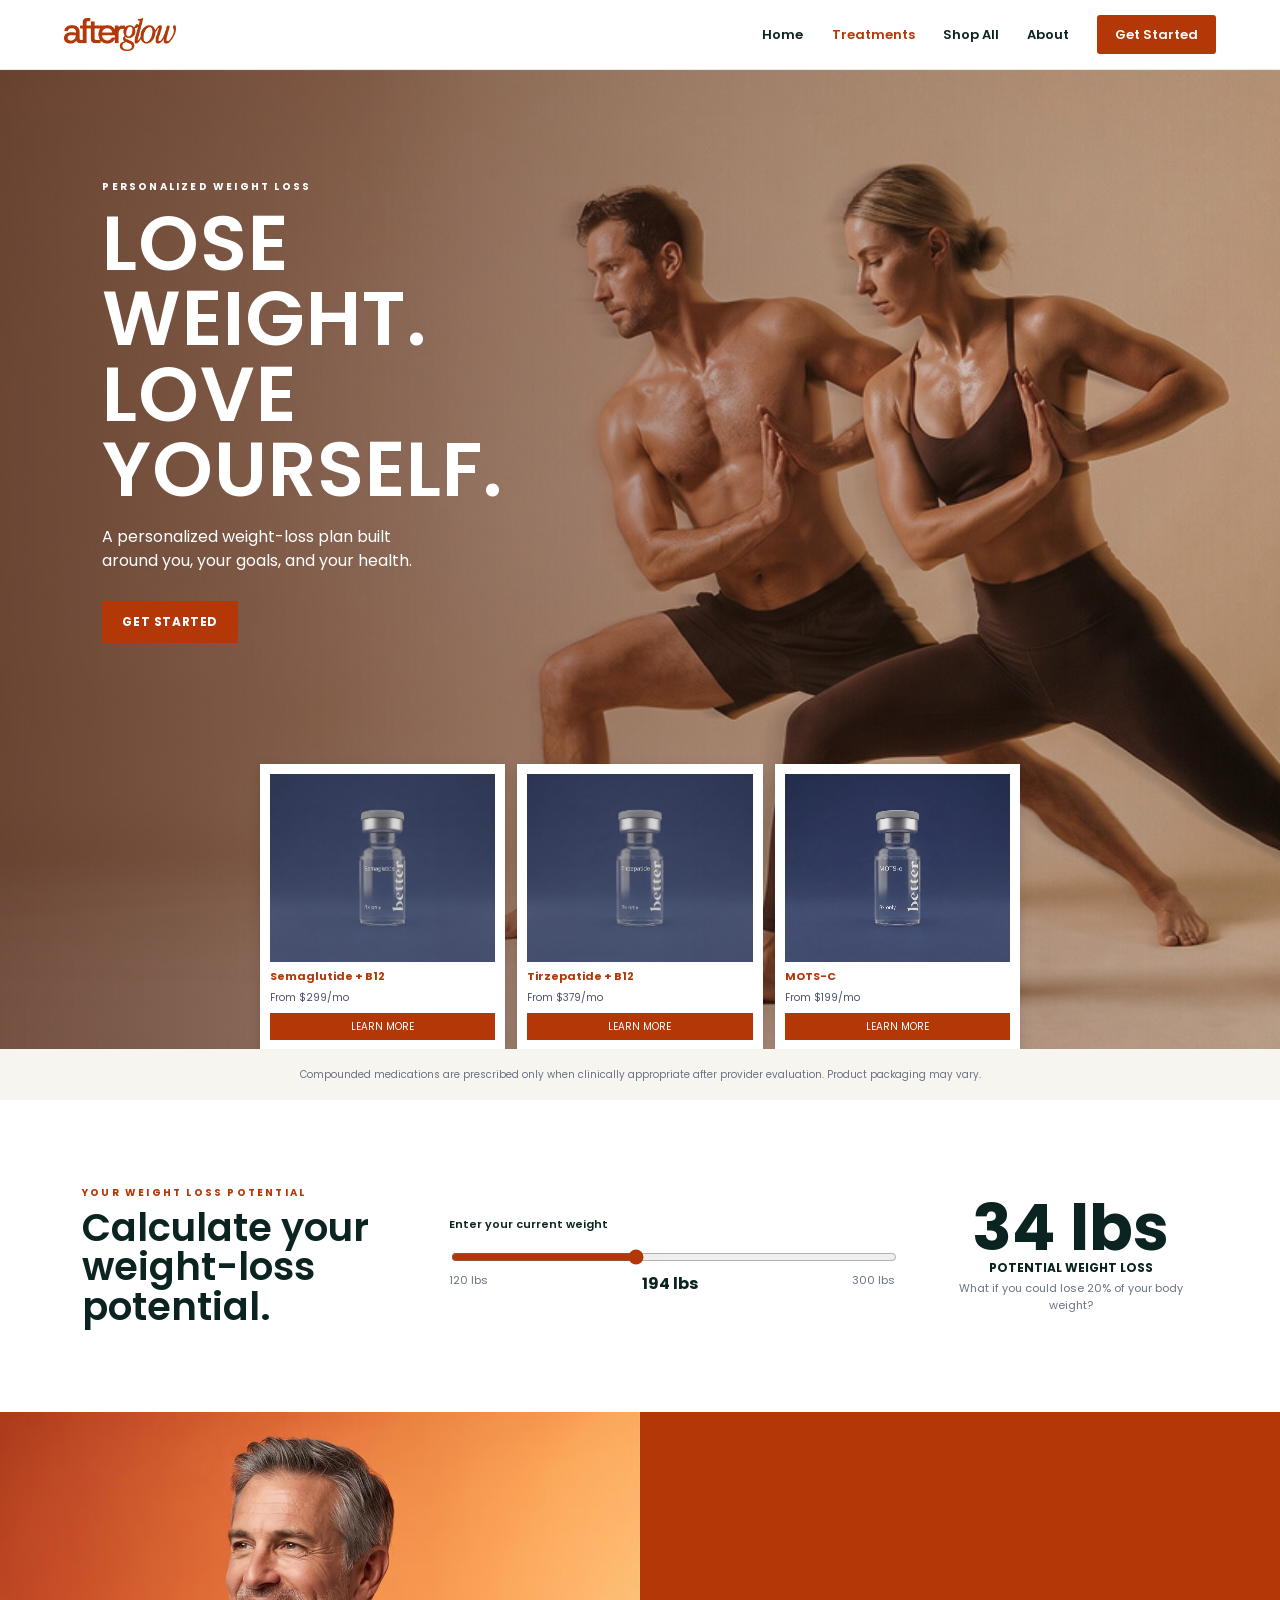
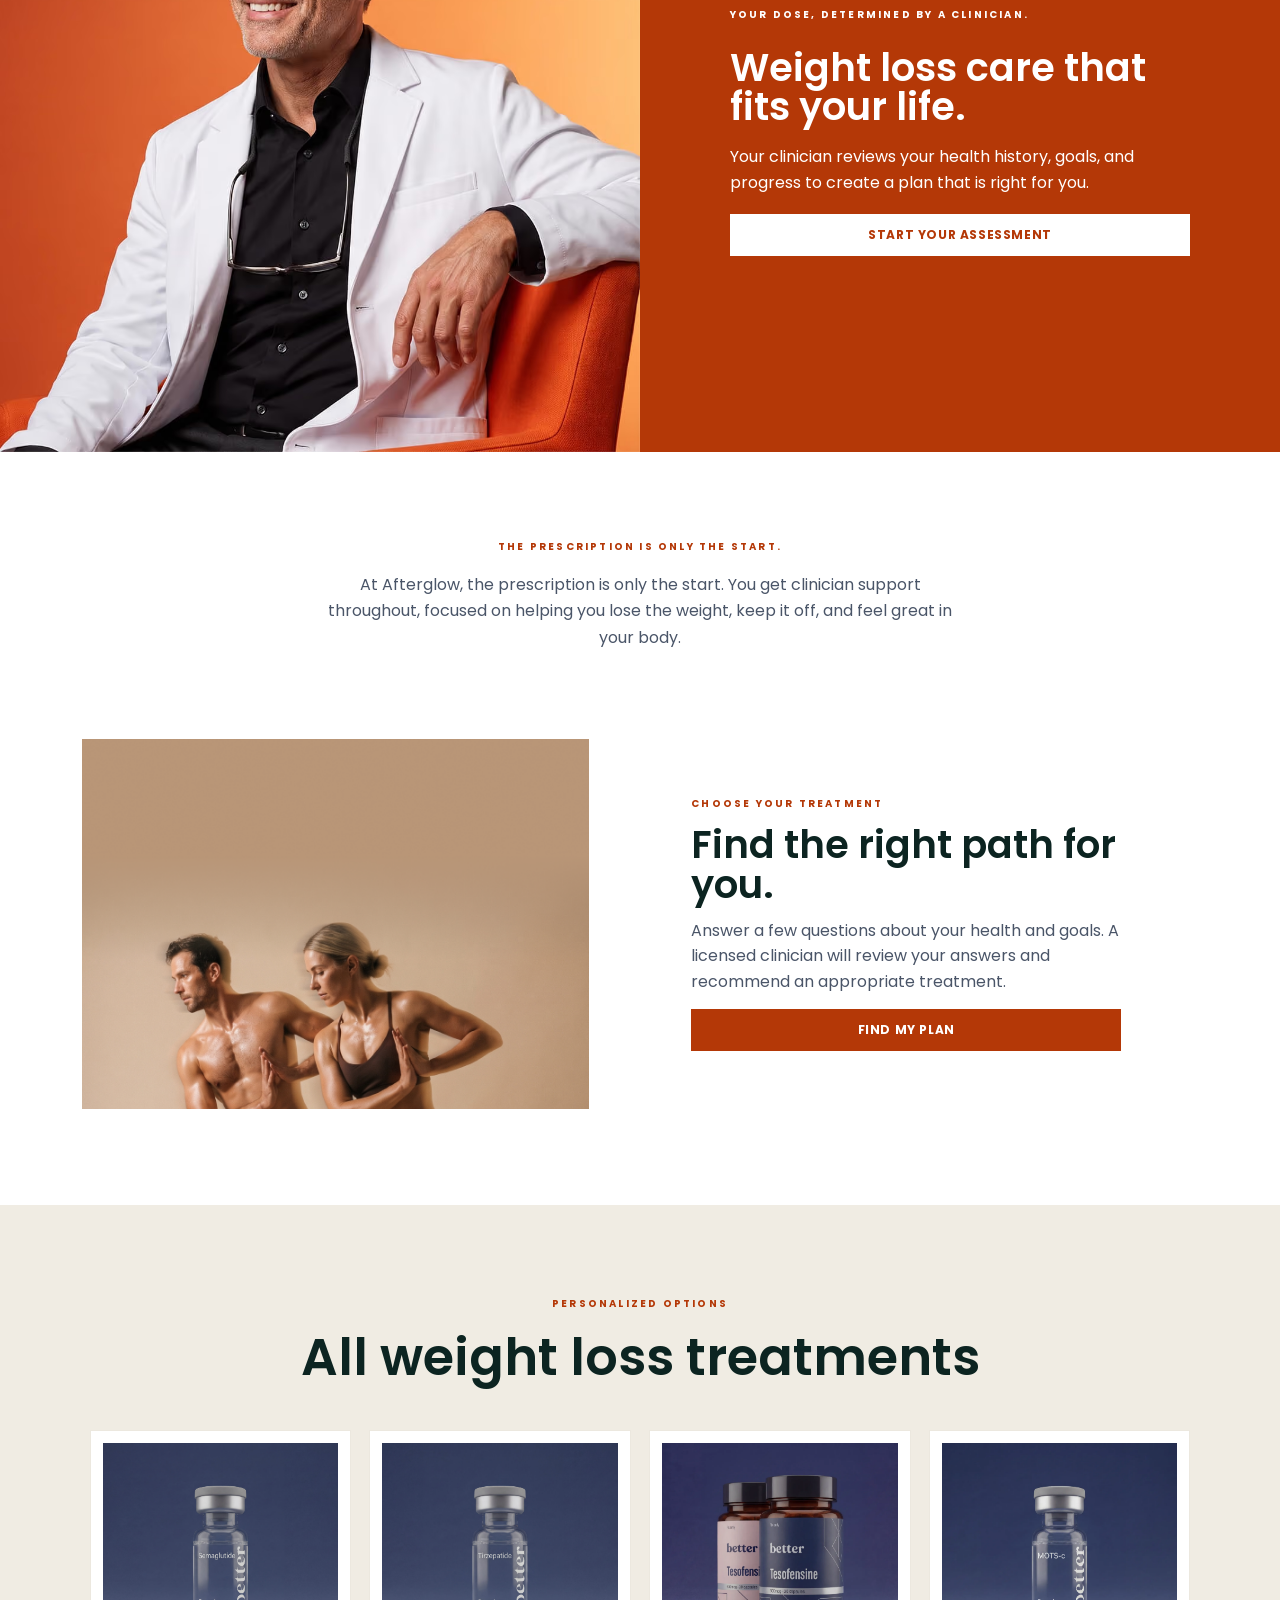
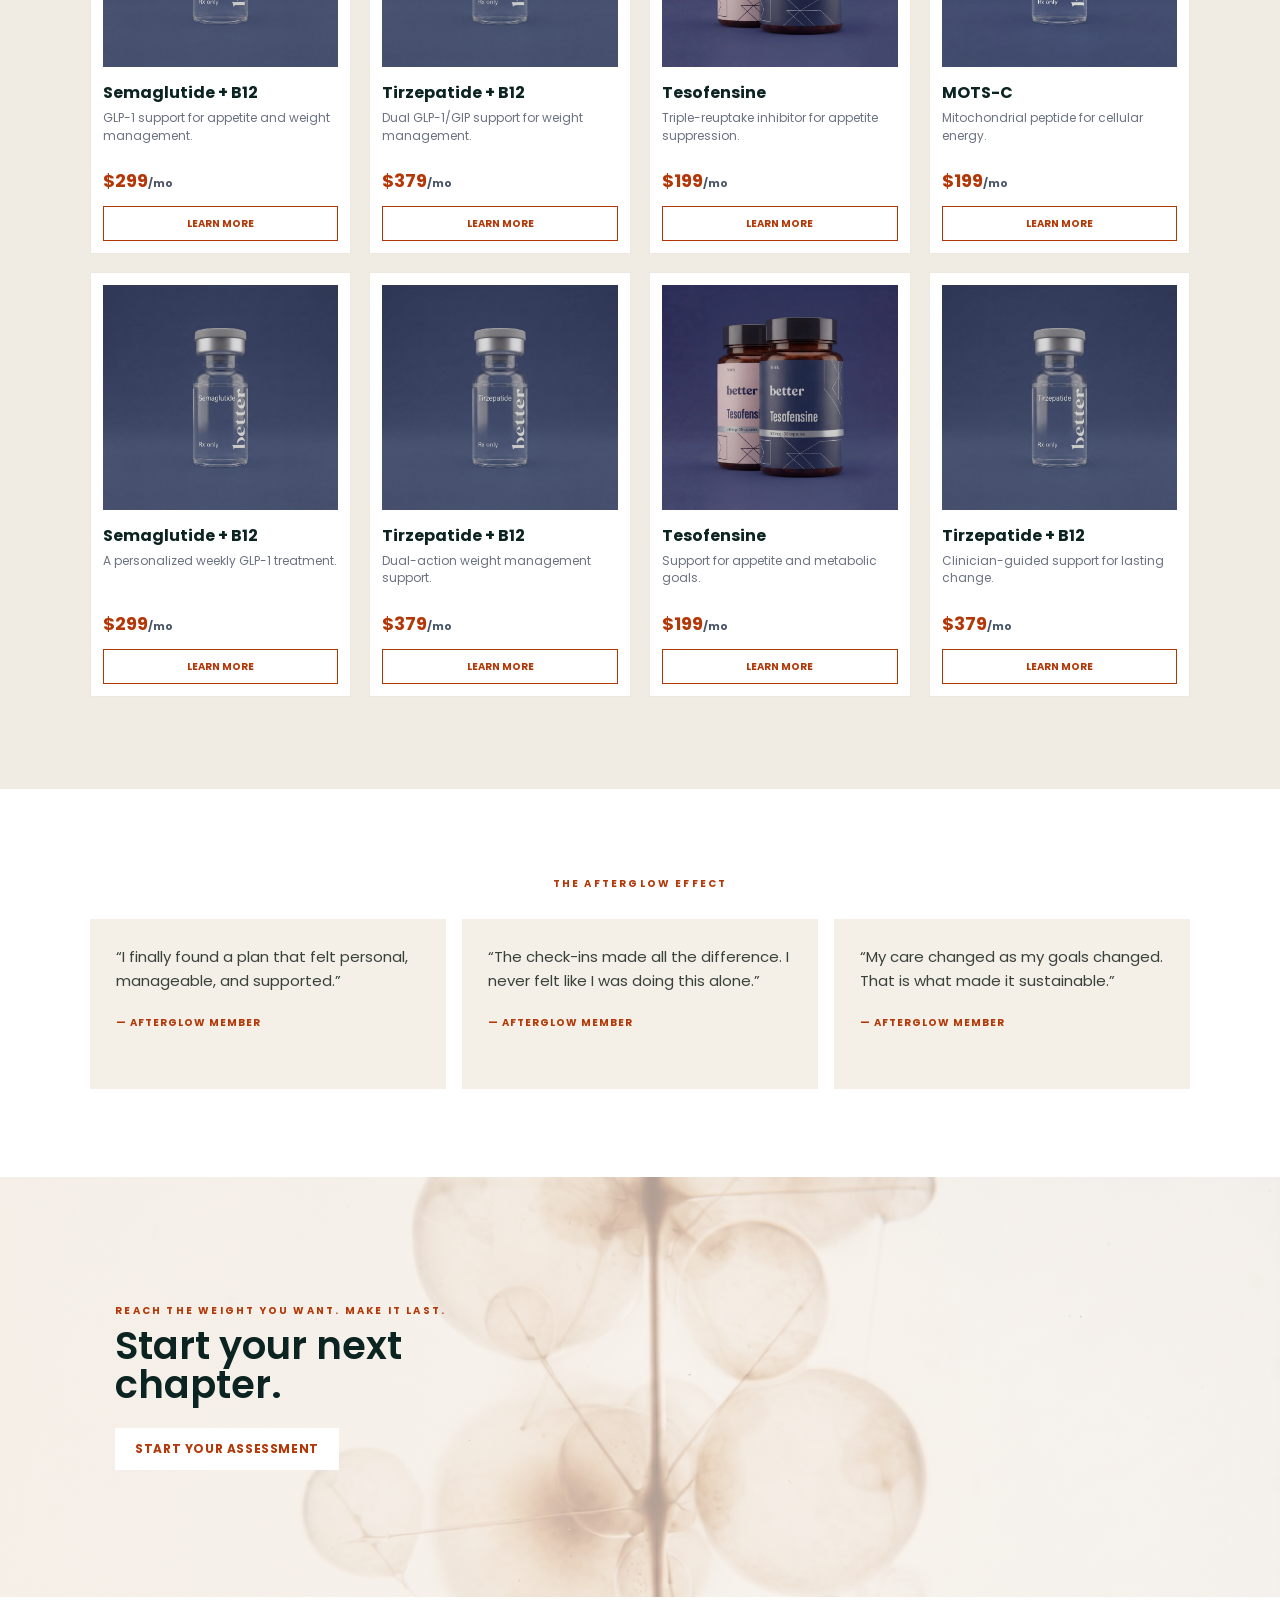
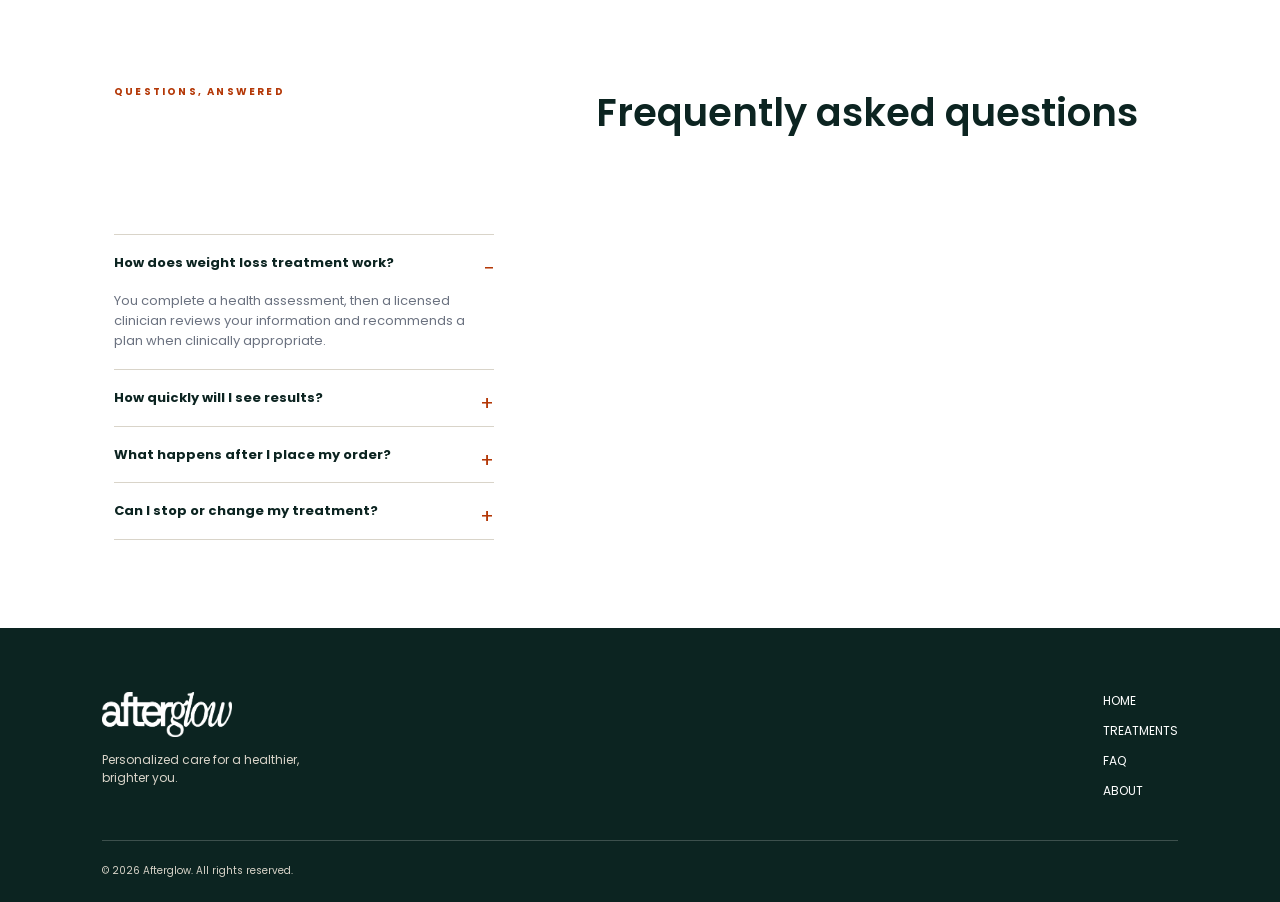
<file: weightloss.html>
<!doctype html>
<html lang="en">
<head>
  <meta charset="utf-8">
  <meta name="viewport" content="width=device-width, initial-scale=1">
  <title>Weight Loss Treatment | Afterglow</title>
  <meta name="description" content="Personalized, clinician-guided weight loss treatments from Afterglow.">
  <link rel="preconnect" href="https://fonts.googleapis.com">
  <link rel="preconnect" href="https://fonts.gstatic.com" crossorigin>
  <link rel="stylesheet" href="https://fonts.googleapis.com/css2?family=Inter:wght@400;500;600;700;800&family=Poppins:wght@500;600;700&display=swap">
  <link rel="stylesheet" href="styles.css">
  <link rel="stylesheet" href="weightloss.css">
</head>
<body class="weightloss-page">
  <header class="wl-header">
    <a href="index.html" aria-label="Afterglow home"><img src="assets/img/logo.png" alt="Afterglow" width="151" height="45"></a>
    <nav aria-label="Main navigation">
      <a href="index.html">Home</a>
      <a class="is-current" href="weightloss.html" aria-current="page">Treatments</a>
      <a href="index.html#treatments">Shop All</a>
      <a href="index.html#about">About</a>
      <a class="wl-header__cta" href="#start">Get Started</a>
    </nav>
  </header>

  <main>
    <section class="wl-hero">
      <div class="wl-hero__content">
        <p class="wl-kicker">PERSONALIZED WEIGHT LOSS</p>
        <h1>Lose weight.<br>Love yourself.</h1>
        <p>A personalized weight-loss plan built around you, your goals, and your health.</p>
        <a class="wl-button" href="#start">Get started</a>
      </div>
      <div class="wl-hero__cards" aria-label="Featured weight loss treatments">
        <article class="wl-mini-card"><img src="assets/img/products/semaglutide-b12.png" alt="Semaglutide with B12"><strong>Semaglutide + B12</strong><span>From $299/mo</span><a href="#treatments">Learn more</a></article>
        <article class="wl-mini-card"><img src="assets/img/products/tirzepatide-b12.png" alt="Tirzepatide with B12"><strong>Tirzepatide + B12</strong><span>From $379/mo</span><a href="#treatments">Learn more</a></article>
        <article class="wl-mini-card"><img src="assets/img/products/mots-c.webp" alt="MOTS-C"><strong>MOTS-C</strong><span>From $199/mo</span><a href="#treatments">Learn more</a></article>
      </div>
    </section>

    <section class="wl-disclaimer">Compounded medications are prescribed only when clinically appropriate after provider evaluation. Product packaging may vary.</section>

    <section class="wl-calculator" id="start">
      <div>
        <p class="wl-kicker">YOUR WEIGHT LOSS POTENTIAL</p>
        <h2>Calculate your weight-loss potential.</h2>
      </div>
      <div class="wl-calculator__meter"><label for="weight-range">Enter your current weight</label><input id="weight-range" type="range" min="120" max="300" value="194"><div class="wl-calculator__numbers"><span>120 lbs</span><strong id="current-weight">194 lbs</strong><span>300 lbs</span></div></div>
      <div class="wl-calculator__result"><strong>34 lbs</strong><span>Potential weight loss</span><p>What if you could lose 20% of your body weight?</p></div>
    </section>

    <section class="wl-clinician">
      <img src="assets/img/clinician.png" alt="Afterglow clinician in a white coat">
      <div><p class="wl-kicker">YOUR DOSE, DETERMINED BY A CLINICIAN.</p><h2>Weight loss care that fits your life.</h2><p>Your clinician reviews your health history, goals, and progress to create a plan that is right for you.</p><a class="wl-button wl-button--light" href="#start">Start your assessment</a></div>
    </section>

    <section class="wl-prescription">
      <p class="wl-kicker">THE PRESCRIPTION IS ONLY THE START.</p>
      <p>At Afterglow, the prescription is only the start. You get clinician support throughout, focused on helping you lose the weight, keep it off, and feel great in your body.</p>
    </section>

    <section class="wl-choice">
      <img src="assets/img/hero-mobile.png" alt="A calm, healthy lifestyle">
      <div><p class="wl-kicker">CHOOSE YOUR TREATMENT</p><h2>Find the right path for you.</h2><p>Answer a few questions about your health and goals. A licensed clinician will review your answers and recommend an appropriate treatment.</p><a class="wl-button" href="#start">Find my plan</a></div>
    </section>

    <section class="wl-products" id="treatments">
      <p class="wl-kicker">PERSONALIZED OPTIONS</p>
      <h2>All weight loss treatments</h2>
      <div class="wl-product-grid">
        <article class="wl-product"><img src="assets/img/products/semaglutide-b12.png" alt="Semaglutide + B12"><h3>Semaglutide + B12</h3><p>GLP-1 support for appetite and weight management.</p><strong>$299<span>/mo</span></strong><a href="#start">Learn more</a></article>
        <article class="wl-product"><img src="assets/img/products/tirzepatide-b12.png" alt="Tirzepatide + B12"><h3>Tirzepatide + B12</h3><p>Dual GLP-1/GIP support for weight management.</p><strong>$379<span>/mo</span></strong><a href="#start">Learn more</a></article>
        <article class="wl-product"><img src="assets/img/products/tesofensine.webp" alt="Tesofensine"><h3>Tesofensine</h3><p>Triple-reuptake inhibitor for appetite suppression.</p><strong>$199<span>/mo</span></strong><a href="#start">Learn more</a></article>
        <article class="wl-product"><img src="assets/img/products/mots-c.webp" alt="MOTS-C"><h3>MOTS-C</h3><p>Mitochondrial peptide for cellular energy.</p><strong>$199<span>/mo</span></strong><a href="#start">Learn more</a></article>
        <article class="wl-product"><img src="assets/img/products/semaglutide-b12.png" alt="Semaglutide + B12"><h3>Semaglutide + B12</h3><p>A personalized weekly GLP-1 treatment.</p><strong>$299<span>/mo</span></strong><a href="#start">Learn more</a></article>
        <article class="wl-product"><img src="assets/img/products/tirzepatide-b12.png" alt="Tirzepatide + B12"><h3>Tirzepatide + B12</h3><p>Dual-action weight management support.</p><strong>$379<span>/mo</span></strong><a href="#start">Learn more</a></article>
        <article class="wl-product"><img src="assets/img/products/tesofensine.webp" alt="Tesofensine"><h3>Tesofensine</h3><p>Support for appetite and metabolic goals.</p><strong>$199<span>/mo</span></strong><a href="#start">Learn more</a></article>
        <article class="wl-product"><img src="assets/img/products/tirzepatide-b12.png" alt="Tirzepatide + B12"><h3>Tirzepatide + B12</h3><p>Clinician-guided support for lasting change.</p><strong>$379<span>/mo</span></strong><a href="#start">Learn more</a></article>
      </div>
    </section>

    <section class="wl-testimonials">
      <p class="wl-kicker">THE AFTERGLOW EFFECT</p>
      <div class="wl-testimonials__grid"><blockquote>“I finally found a plan that felt personal, manageable, and supported.”<cite>— Afterglow member</cite></blockquote><blockquote>“The check-ins made all the difference. I never felt like I was doing this alone.”<cite>— Afterglow member</cite></blockquote><blockquote>“My care changed as my goals changed. That is what made it sustainable.”<cite>— Afterglow member</cite></blockquote></div>
    </section>

    <section class="wl-cta"><div><p class="wl-kicker">REACH THE WEIGHT YOU WANT. MAKE IT LAST.</p><h2>Start your next chapter.</h2><a class="wl-button wl-button--light" href="#start">Start your assessment</a></div></section>

    <section class="wl-faq" id="faq"><p class="wl-kicker">QUESTIONS, ANSWERED</p><h2>Frequently asked questions</h2><div class="wl-faq__list"><details open><summary>How does weight loss treatment work?</summary><p>You complete a health assessment, then a licensed clinician reviews your information and recommends a plan when clinically appropriate.</p></details><details><summary>How quickly will I see results?</summary><p>Results vary by person. Your clinician will help you set realistic goals and track your progress over time.</p></details><details><summary>What happens after I place my order?</summary><p>Your care team remains available for support and follow-up as your treatment progresses.</p></details><details><summary>Can I stop or change my treatment?</summary><p>Talk with your clinician before changing treatment. Your plan can evolve as your health and goals change.</p></details></div></section>
  </main>

  <footer class="wl-footer"><div><img src="assets/img/logo.png" alt="Afterglow" width="151" height="45"><p>Personalized care for a healthier, brighter you.</p></div><nav aria-label="Footer navigation"><a href="index.html">Home</a><a href="#treatments">Treatments</a><a href="#faq">FAQ</a><a href="index.html#about">About</a></nav><small>© 2026 Afterglow. All rights reserved.</small></footer>
  <script src="weightloss.js" defer></script>
</body>
</html>
</file>
<file: styles.css>
/* Afterglow homepage — mobile-first; desktop layout from 768px */

:root {
  /* Design tokens from the "Yak" Wonder file */
  --Primary-Ember: #b43807;
  --Primary-Halo: #f0ece3;
  --Primary-Oxblood: #631d12;
  --Primary-Olive: #47522a;
  --Primary-Deep-Pine: #0c2421;
  --Secondary-Fennel: #adab60;
  --Secondary-Marigold: #d16028;
  --UI-Deep-Halo: #dbd2bf;
  --UI-White: #ffffff;
  --UI-Black: #000000;

  --font-inter: 'Inter', system-ui, sans-serif;
  --font-poppins: 'Poppins', system-ui, sans-serif;
  --font-grotesk: 'Schibsted Grotesk', 'Inter', system-ui, sans-serif;

  --header-h: 70px;
  color-scheme: light;
}

*, *::before, *::after { box-sizing: border-box; }
html { scroll-behavior: smooth; scroll-padding-top: var(--header-h); }
body {
  margin: 0;
  background: var(--Primary-Halo);
  color: var(--Primary-Deep-Pine);
  font-family: var(--font-inter);
  font-size: 16px;
  line-height: 1.5;
  -webkit-font-smoothing: antialiased;
}
img { display: block; max-width: 100%; }
ul, ol { margin: 0; padding: 0; list-style: none; }
h1, h2, h3, p { margin: 0; }
a { color: inherit; text-decoration: none; }
button { font: inherit; color: inherit; cursor: pointer; }
[hidden] { display: none !important; }

.sprite { position: absolute; width: 0; height: 0; overflow: hidden; }
.i { width: 1em; height: 1em; fill: none; stroke: currentColor; stroke-width: 2; stroke-linecap: round; stroke-linejoin: round; flex-shrink: 0; }

.container { width: 100%; max-width: 1280px; margin-inline: auto; }

/* Scroll reveal (only when JS is running) */
.js .reveal { opacity: 0; transform: translateY(32px); transition: opacity 0.7s ease, transform 0.7s cubic-bezier(0.2, 0.7, 0.2, 1); }
.js .reveal.is-visible { opacity: 1; transform: none; }
.eyebrow { font-size: 12px; font-weight: 700; letter-spacing: 3px; text-transform: uppercase; color: var(--Primary-Ember); }

/* ------------------------------------------------------------------ header */
/* Fixed header: transparent over the hero, dissolves to Halo once the hero is scrolled past */
.site-header {
  position: fixed; inset: 0 0 auto; z-index: 50; font-family: var(--font-poppins);
  background: transparent; border-bottom: 1px solid transparent;
  transition: background-color 0.45s ease, border-color 0.45s ease, box-shadow 0.45s ease;
}
.site-header.is-scrolled { background: var(--Primary-Halo); border-bottom-color: #f3f4f6; box-shadow: 0 1px 12px rgba(12, 36, 33, 0.06); }
.site-header.is-scrolled .logo-mobile { display: none; }
.site-header.is-scrolled .logo-desktop { display: block; width: 90px; height: auto; }
.site-header.is-scrolled .menu-btn:not([aria-expanded='true']) span { border-color: var(--Primary-Deep-Pine); }
.site-header__bar { display: flex; align-items: center; justify-content: space-between; width: 100%; max-width: 1440px; margin-inline: auto; padding: 24px; }
.logo-desktop, .site-nav { display: none; }
.logo-mobile { width: 103px; height: 32px; }
.menu-btn { display: flex; flex-direction: column; justify-content: space-between; width: 28px; padding: 0; background: none; border: 0; }
.menu-btn span { display: block; height: 0; border: 1.5px solid var(--Primary-Halo); border-radius: 2px; }

.site-nav__links { display: grid; gap: 4px; font-weight: 500; letter-spacing: 0.4px; color: #000; }
.site-nav__links a { display: flex; align-items: center; gap: 4px; padding: 8px 0; }
.site-nav__tools { display: flex; align-items: center; gap: 12px; margin-top: 12px; }

.icon-btn { display: grid; place-items: center; padding: 8px; background: none; border: 0; font-size: 20px; color: #000; }
.site-nav__cta { padding: 10px 24px; background: var(--Primary-Ember); color: #fff; font-size: 14px; font-weight: 700; line-height: 1.43; }

/* Mobile menu (open state) */
.menu-btn { position: relative; height: 22px; }
.menu-btn__close { display: none; width: 28px; height: 28px; stroke-width: 2; color: var(--Primary-Halo); }
.menu-btn[aria-expanded='true'] { width: 28px; height: 28px; }
.menu-btn[aria-expanded='true'] span { display: none; }
.menu-btn[aria-expanded='true'] .menu-btn__close { display: block; }
.site-header.is-scrolled .menu-btn__close { color: var(--Primary-Deep-Pine); }
.site-header.is-open .logo-mobile { width: 90px; height: 28px; }
.mobile-menu { display: none; font-family: var(--font-inter); max-height: calc(100dvh - 76px); overflow-y: auto; padding: 24px 24px 36px; background: #f0ece3cc; backdrop-filter: blur(6px); }
.mobile-menu ul { display: grid; gap: 16px; }
.mobile-menu a { display: flex; justify-content: center; align-items: center; padding: 14px 24px; border: 1px solid var(--Primary-Ember); font-size: 16px; line-height: 1; letter-spacing: 0.5px; text-transform: uppercase; text-align: center; }
.mm-fill { background: var(--Primary-Ember); color: var(--Primary-Halo); }
.mm-line { color: var(--Primary-Ember); }
.site-header.is-open .mobile-menu { display: block; animation: menu-in 0.3s cubic-bezier(0.2, 0.7, 0.2, 1); }
@keyframes menu-in { from { opacity: 0; transform: translateY(-8px); } to { opacity: 1; transform: none; } }

/* -------------------------------------------------------------------- hero */
.hero {
  display: flex;
  align-items: flex-start;
  height: 100vh;
  min-height: 100svh;
  padding: 0;
  background: var(--hero-m) center / cover no-repeat, #b99677;
  color: #fff;
}
.hero__inner { display: flex; flex-direction: column; align-items: flex-start; gap: 20px; padding: 120px 24px 32px; max-width: 376px; }
.js .hero__inner { opacity: 0; transition: opacity 0.8s ease; }
.js .hero.is-image-loaded .hero__inner { opacity: 1; }
.hero h1 { font-size: 20px; font-weight: 700; line-height: 1.11; letter-spacing: 7px; text-transform: uppercase; }
.hero p { font-size: 14px; line-height: 1.625; color: var(--Primary-Halo); }
.hero__cta { display: inline-flex; padding: 12px 16px; background: var(--Primary-Ember); color: var(--Primary-Halo); letter-spacing: 0.5px; text-transform: uppercase; line-height: 1; }
.hero__cta-d { display: none; }

/* ------------------------------------------------------------------- goals */
.goals { padding: 32px 16px; }
.goals__cards { display: grid; gap: 16px; }
.goal-card {
  position: relative; display: flex; flex-direction: column; justify-content: space-between; gap: 48px;
  min-height: 220px; padding: 24px; overflow: hidden; border-radius: 4px;
  background: #1a365d; color: #fff; box-shadow: 0 4px 20px rgba(0, 0, 0, 0.17);
  isolation: isolate;
}
.goal-card::before { content: ''; position: absolute; inset: 0; z-index: -2; background: var(--img) center / cover no-repeat; }
.goal-card::after {
  content: ''; position: absolute; inset: 0; z-index: -1;
  background: linear-gradient(100deg, rgba(10, 22, 40, 0.48) 0%, rgba(10, 22, 40, 0.22) 34%, rgba(10, 22, 40, 0) 60%),
              linear-gradient(0deg, rgba(10, 22, 40, 0.32) 0%, rgba(10, 22, 40, 0) 42%);
}
.goal-card__text strong { display: block; font-size: 24px; line-height: 1.33; font-weight: 700; }
.goal-card__text span { display: block; margin-top: 4px; font-size: 14px; line-height: 1.43; }
.goal-card__more { display: flex; align-items: center; gap: 8px; font-size: 12px; font-weight: 600; letter-spacing: 0.6px; text-transform: uppercase; }
.circle { display: grid; place-items: center; width: 32px; height: 32px; border: 1px solid #ffffff66; border-radius: 50%; font-size: 16px; }

.goals__tiles { display: grid; grid-template-columns: repeat(3, 1fr); gap: 12px; margin-top: 16px; }
.tile {
  position: relative; display: block; aspect-ratio: 1; padding: 8px 12px 12px; overflow: hidden; border-radius: 4px;
  background: var(--tile-img) no-repeat, var(--tile-bg, #fff);
  background-size: auto 100%; background-position: bottom;
  box-shadow: 0 4px 20px rgba(0, 0, 0, 0.17);
  font-size: 16px; font-weight: 700; line-height: normal; color: #6c7280;
  transition: transform 0.2s ease;
}
.tile:hover { transform: translateY(-2px); }
.tile[data-tile='Weight Loss'] { background-size: cover; background-position: left bottom; }
.tile[data-tile='Recovery'] { background-size: auto 90%; background-position: right; }
.tile[data-tile='Immunity'] { background-size: auto 95%; background-position: bottom; }
.tile[data-tile='Energy'] { background-size: auto 88%; background-position: bottom; }
.tile[data-tile='Skin Care'] { background-size: cover; background-position: left bottom; }
.tile[data-tile='Hair Growth'] { background-size: cover; background-position: right bottom; }

/* --------------------------------------------------------------------- usp */
.usp { height: 54px; overflow: hidden; background: #47522ae9; border-block: 1px solid #0284c733; padding-block: 16px; color: #fff; }
.usp__track { display: flex; width: max-content; animation: usp-scroll 28s linear infinite; }
.usp__group { display: flex; flex-shrink: 0; align-items: center; gap: 64px; padding-inline: 32px; }
.usp__group li { display: flex; align-items: center; gap: 12px; flex-shrink: 0; font-size: 12px; font-weight: 800; line-height: 1.33; letter-spacing: 2.4px; text-transform: uppercase; }
.usp__group .i { width: 20px; height: 20px; }
@keyframes usp-scroll { to { transform: translateX(-25%); } }

/* ---------------------------------------------------------------- symptoms */
.symptoms { padding: 48px 16px; }
.symptoms__inner { max-width: 1024px; margin-inline: auto; }
.section-head { margin-bottom: 32px; text-align: center; }
.section-head .eyebrow { margin-bottom: 12px; letter-spacing: 3.6px; }
.section-head h2 { font-size: 32px; font-weight: 800; line-height: 1.05; }
.section-head p:last-child { max-width: 672px; margin: 12px auto 0; color: #4a5568; }
.symptoms__grid { display: grid; gap: 16px; }
.symptom {
  position: relative; display: flex; align-items: flex-start; gap: 12px; padding: 20px;
  background: #fff; border: 1px solid #e5e7eb; border-radius: 0; box-shadow: 0 1px 2px rgba(0, 0, 0, 0.05);
  transition: transform 0.2s ease, box-shadow 0.2s ease;
}
.symptom:hover { transform: translateY(-2px); box-shadow: 0 8px 20px rgba(0, 0, 0, 0.08); }
.symptom__icon { display: none; }
.symptom__text { flex: 1; min-width: 0; }
.symptom__text strong { display: block; font-size: 15px; font-weight: 700; line-height: 1.25; color: var(--Primary-Deep-Pine); }
.symptom__text span { display: block; margin-top: 4px; font-size: 12px; line-height: 1.375; color: #6b7280; }
.symptom__go { margin-top: 4px; font-size: 16px; color: #000; }
/* Small screens: three cards, the rest open and close with "View all" */
@media (max-width: 767px) {
  .symptoms__grid { gap: 0; }
  .symptoms__grid li { display: grid; grid-template-rows: 1fr; margin-top: 16px; }
  .symptoms__grid li:first-child { margin-top: 0; }
  .symptoms__grid li > .symptom { min-height: 0; }
  .symptoms__grid li:nth-child(n + 4) {
    overflow: clip; overflow-clip-margin: 8px;
    grid-template-rows: 0fr; margin-top: 0; opacity: 0; visibility: hidden; transform: translateY(-8px);
    transition: grid-template-rows 0.45s cubic-bezier(0.2, 0.7, 0.2, 1), margin-top 0.45s cubic-bezier(0.2, 0.7, 0.2, 1),
                opacity 0.3s ease, transform 0.45s cubic-bezier(0.2, 0.7, 0.2, 1), visibility 0s linear 0.45s;
  }
  .symptoms__grid.is-expanded li:nth-child(n + 4) {
    grid-template-rows: 1fr; margin-top: 16px; opacity: 1; visibility: visible; transform: none;
    transition-delay: calc((var(--n, 0) - 4) * 50ms), calc((var(--n, 0) - 4) * 50ms), calc((var(--n, 0) - 4) * 50ms + 120ms), calc((var(--n, 0) - 4) * 50ms), 0s;
  }
  .symptoms__grid li:nth-child(n + 4) > .symptom {
    padding-block: 0; border-block-width: 0;
    transition: padding-block 0.45s cubic-bezier(0.2, 0.7, 0.2, 1), border-block-width 0.45s cubic-bezier(0.2, 0.7, 0.2, 1), transform 0.2s ease, box-shadow 0.2s ease;
  }
  .symptoms__grid.is-expanded li:nth-child(n + 4) > .symptom {
    padding-block: 20px; border-block-width: 1px;
    transition-delay: calc((var(--n, 0) - 4) * 50ms), calc((var(--n, 0) - 4) * 50ms), 0s, 0s;
  }
  .symptoms__grid li:nth-child(4) { --n: 4; } .symptoms__grid li:nth-child(5) { --n: 5; } .symptoms__grid li:nth-child(6) { --n: 6; }
  .symptoms__grid li:nth-child(7) { --n: 7; } .symptoms__grid li:nth-child(8) { --n: 8; } .symptoms__grid li:nth-child(9) { --n: 9; }
}
.view-all { display: flex; align-items: center; gap: 8px; margin: 24px auto 0; padding: 0; background: none; border: 0; color: var(--Primary-Ember); font-size: 14px; font-weight: 600; }
.view-all .i { font-size: 16px; }
.symptoms__grid.is-expanded + .view-all .i { transform: rotate(180deg); }

/* -------------------------------------------------------------- clinicians */
.clinicians__photo { height: 280px; overflow: hidden; }
.clinicians__photo img { width: 100%; height: 100%; aspect-ratio: auto; object-fit: cover; }
.clinicians__panel { position: relative; padding: 48px 24px 120px; background: var(--Primary-Oxblood); color: #fff; overflow: hidden; }
.clinicians__orb { position: absolute; right: 0; bottom: 0; width: 300px; height: 256px; object-fit: cover; }
.clinicians__panel p { position: relative; font-size: 14px; font-weight: 600; line-height: 2; letter-spacing: 2.5px; text-transform: uppercase; }

/* --------------------------------------------------------------- different */
.different { display: flex; flex-direction: column; align-items: center; gap: 40px; padding: 48px 20px; background: var(--Primary-Halo); }
.different h2 { font-size: 28px; font-weight: 600; line-height: 1.1; text-align: center; }
.orbit { display: none; }
.steps-list { position: relative; display: grid; gap: 32px; width: 100%; }
.steps-list li:not(:last-child)::before { content: ''; position: absolute; left: 11px; top: 12px; bottom: -44px; width: 1px; background: var(--Primary-Deep-Pine); }
.steps-list li { position: relative; display: flex; align-items: flex-start; gap: 16px; }
.steps-list .dot { width: 24px; height: 24px; flex-shrink: 0; border-radius: 50%; background: var(--Primary-Ember); }
.steps-list h3 { font-size: 14px; font-weight: 700; line-height: 1.3; letter-spacing: 2.5px; text-transform: uppercase; }
.steps-list p { margin-top: 8px; font-weight: 500; }

/* -------------------------------------------------------------- treatments */
.treatments { padding: 48px 16px; font-family: var(--font-poppins); }
.treatments__head { margin-bottom: 20px; text-align: center; }
.treatments__head .eyebrow { margin-bottom: 4px; }
.treatments__head h2 { font-size: 36px; font-weight: 700; line-height: 1.11; letter-spacing: -0.9px; }
.treatments__sub { margin-top: 4px; font-weight: 600; letter-spacing: 0.4px; color: #4a5568; }
.chips { display: flex; flex-wrap: wrap; justify-content: center; gap: 10px; padding: 4px; margin-bottom: 16px; }
.chip {
  display: flex; align-items: center; width: max-content; min-width: max-content; gap: 6px; padding: 10px 16px;
  background: #fff; border: 1px solid #e5e7eb; border-radius: 8px;
  font-size: 14px; font-weight: 500; line-height: 1.43; white-space: nowrap; color: #374151;
  overflow: visible;
  transition: transform 0.2s ease, background-color 0.2s ease;
}
.chip .i { display: none; }
.chip:hover { background: #fafafa; }
.chip.is-active { transform: scale(1.05); background: var(--Primary-Ember); border-color: var(--Primary-Ember); color: var(--Primary-Halo); box-shadow: 0 4px 20px rgba(46, 15, 2, 0.2); }

@media (max-width: 767px) {
  .chips {
    flex-wrap: nowrap;
    justify-content: flex-start;
    overflow-x: auto;
    overflow-y: hidden;
    padding-left: 16px;
    scrollbar-width: none;
  }
  .chips::-webkit-scrollbar { display: none; }
  .chip { flex: 0 0 auto; }
  .product article { height: 452px; }
  .product__name { overflow: hidden; text-overflow: ellipsis; white-space: nowrap; }
}

.products { display: flex; gap: 16px; max-height: 700px; padding: 0 4px 12px; overflow-x: auto; scroll-snap-type: x proximity; }
.product { flex: 0 0 220px; display: flex; scroll-snap-align: start; }
.product article { display: flex; flex-direction: column; width: 100%; overflow: hidden; background: #fff; border: 1px solid #f3f4f6; border-radius: 8px; box-shadow: 0 1px 2px rgba(0, 0, 0, 0.05); }
.product__media { position: relative; margin: 8px 8px 0; aspect-ratio: 1; overflow: hidden; border-radius: 4px; background: #f9fafb; }
.product__media img { width: 100%; height: 100%; object-fit: cover; transform: scale(1.25); }
.product__tag { position: absolute; top: 8px; left: 8px; z-index: 1; display: flex; align-items: center; gap: 4px; padding: 4px 8px; border-radius: 999px; background: #ffffffe6; box-shadow: 0 10px 15px -3px rgba(0, 0, 0, 0.1), 0 4px 6px -4px rgba(0, 0, 0, 0.1); font-size: 10px; font-weight: 700; color: #374151; }
.product__tag .i { font-size: 9px; }
.product__body { display: flex; flex: 1; flex-direction: column; padding: 16px; }
.product__cat { margin-bottom: 4px; font-size: 10px; font-weight: 700; letter-spacing: 1px; text-transform: uppercase; color: var(--Primary-Ember); }
.product__name { margin-bottom: 4px; font-size: 14px; font-weight: 700; line-height: 1.43; letter-spacing: -0.35px; color: #111827; }
.product__desc { flex: 1; margin-bottom: 8px; font-size: 12px; line-height: 1.33; color: #4b5563; }
.product__price { margin-bottom: 8px; color: #111827; }
.product__price strong { font-size: 16px; font-weight: 800; }
.product__price span { font-size: 12px; font-weight: 500; color: #6b7280; }
.btn-outline { display: block; margin-bottom: 10px; padding: 8px 0; border: 1px solid #1a365d; border-radius: 4px; font-size: 12px; font-weight: 700; line-height: 1.33; text-align: center; text-transform: uppercase; color: #1a365d; }
.btn-outline:hover { background: #1a365d0d; }
.btn-cart { display: flex; align-items: center; justify-content: center; gap: 6px; width: 100%; padding: 8px 0; border: 0; border-radius: 4px; background: var(--Primary-Ember); box-shadow: 0 10px 15px -3px rgba(0, 0, 0, 0.1), 0 4px 6px -4px rgba(0, 0, 0, 0.1); color: #fff; font-size: 12px; font-weight: 700; line-height: 1.33; text-transform: uppercase; }
.btn-cart .i { font-size: 12px; }
.btn-cart:hover { background: var(--Primary-Oxblood); }

/* -------------------------------------------------------------------- easy */
.easy { padding: 48px 20px; background: var(--Primary-Halo); font-family: var(--font-poppins); }
.easy__inner { max-width: 1280px; margin-inline: auto; }
.easy h2 { max-width: 768px; margin: 0 auto; font-size: 38px; font-weight: 600; line-height: 1.05; letter-spacing: -1px; text-align: center; }
.easy__sub { max-width: 576px; margin: 16px auto 32px; font-size: 18px; line-height: 1.56; text-align: center; color: #6b7280; }
.easy__sub b { font-weight: 700; color: var(--Primary-Ember); }
.easy__cards { display: grid; gap: 16px; }
.easy__cards div { min-height: 245px; border-radius: 0; background: var(--UI-Deep-Halo); }
.easy__cta { display: flex; justify-content: center; margin-top: 24px; }
.easy__cta a { padding: 16px 32px; background: #fff; border: 1px solid var(--Primary-Ember); border-radius: 4px; color: var(--Primary-Ember); font-size: 18px; font-weight: 600; line-height: 1.56; text-transform: uppercase; }
.easy__cta a:hover { background: var(--Primary-Ember); color: #fff; }

/* ------------------------------------------------------------------ stories */
.story { display: flex; flex-direction: column; color: var(--Primary-Halo); }
.story--ember { background: var(--Primary-Ember); }
.story--olive { background: var(--Primary-Olive); }
.story__photo { aspect-ratio: 1; background-size: cover; background-repeat: no-repeat; background-position: center; }
.story--ember .story__photo { background-position: 85% 50%; }
.story--flip .story__photo { order: -1; }
.story__text { display: flex; flex-direction: column; justify-content: center; padding: 48px 24px; }
.story blockquote { margin: 0 0 32px; font-size: 18px; line-height: 1.375; }
.story__name { font-size: 18px; margin-bottom: 8px; }
.story__role { font-size: 14px; font-weight: 700; line-height: 1.25; letter-spacing: 2.8px; text-transform: uppercase; }

/* ---------------------------------------------------- cta + newsletter */
.cta {
  display: flex; align-items: center; min-height: 560px; padding: 64px 24px;
  background: var(--bg-m) center / cover no-repeat, var(--ov) center / cover no-repeat, var(--Secondary-Fennel);
  color: var(--Primary-Halo);
}
.cta__inner, .newsletter__inner { display: flex; flex-direction: column; align-items: flex-start; gap: 24px; width: 100%; max-width: 600px; }
.cta h2, .newsletter h2 { font-size: 22px; font-weight: 700; line-height: 1.15; letter-spacing: 3px; text-transform: uppercase; }
.cta p, .newsletter p { font-weight: 500; }
.btn-ghost { display: inline-flex; padding: 16px 24px; border: 1.5px solid var(--UI-Black); color: var(--UI-Black); font-size: 16px; line-height: 1; letter-spacing: 0.5px; text-transform: uppercase; white-space: nowrap; transition: background-color 0.2s ease, color 0.2s ease; }
.btn-ghost:hover { background: var(--UI-Black); color: #fff; }
.btn-ghost--light { border-color: var(--Primary-Halo); color: #fff; }
.btn-ghost--light:hover { background: var(--Primary-Halo); color: var(--Primary-Deep-Pine); }

.newsletter { display: flex; align-items: center; min-height: 520px; padding: 64px 24px; background: var(--bg-m) center / cover no-repeat; color: #000; }

/* ------------------------------------------------------------------ footer */
.site-footer { background: var(--bg) center / cover no-repeat; color: #fff; }
.site-footer__inner { position: relative; display: flex; flex-direction: column; gap: 32px; padding: 56px 24px 120px; }
.site-footer__logo { width: 160px; height: auto; }
.site-footer__cols { display: flex; justify-content: space-evenly; flex-wrap: wrap; gap: 56px 24px; }
.site-footer__col { display: flex; flex-direction: column; gap: 50px; width: 142px; }
.site-footer__col--right { gap: 37px; }
.site-footer__links { display: flex; flex-direction: column; gap: 26px; font-size: 12px; font-weight: 700; line-height: 1.25; letter-spacing: 2.8px; text-transform: uppercase; }
.site-footer__links a:hover { text-decoration: underline; }
.site-footer__legal { font-size: 12px; font-weight: 500; line-height: 1.42; letter-spacing: 1px; }
.social { display: flex; align-items: center; gap: 16px; }
.social img { height: 30px; width: auto; }
.site-footer__badge { position: absolute; right: 24px; bottom: 35px; width: 64px; height: auto; }

/* ================================================================ desktop */
@media (min-width: 768px) {
  .site-header__bar { padding: 12px 48px; }
  .logo-desktop, .site-header.is-scrolled .logo-desktop { display: block; width: 151px; height: 45px; }
  .logo-mobile, .menu-btn, .mobile-menu { display: none !important; }
  .site-nav { display: flex; align-items: center; gap: 24px; }
  .site-nav__links { display: flex; align-items: center; gap: 24px; }
  .site-nav__links a { position: relative; }
  .site-nav__links a.is-current::after { content: ''; position: absolute; left: 0; right: 0; bottom: -2px; height: 2px; border-radius: 999px; background: var(--Primary-Ember); }
  .site-nav__tools { margin: 0; gap: 24px; }

  /* Treatments dropdown */
  .has-menu { position: relative; }
  .has-menu > a .i { transition: transform 0.2s ease; }
  .has-menu:hover > a .i, .has-menu:focus-within > a .i, .has-menu.is-open > a .i { transform: rotate(180deg); }
  .dropdown {
    position: absolute; top: 100%; left: -16px; z-index: 60; min-width: 260px; padding: 8px; margin-top: 12px;
    background: #fff; border: 1px solid #e5e7eb; border-radius: 8px; box-shadow: 0 12px 32px rgba(12, 36, 33, 0.14);
    opacity: 0; visibility: hidden; transform: translateY(-6px);
    transition: opacity 0.2s ease, transform 0.2s ease, visibility 0s linear 0.2s;
  }
  .dropdown::before { content: ''; position: absolute; left: 0; right: 0; bottom: 100%; height: 14px; }
  .has-menu:hover .dropdown, .has-menu:focus-within .dropdown, .has-menu.is-open .dropdown { opacity: 1; visibility: visible; transform: none; transition-delay: 0s; }
  .site-nav__links .dropdown a { padding: 10px 12px; gap: 10px; border-radius: 4px; font-size: 14px; letter-spacing: 0; white-space: nowrap; }
  .site-nav__links .dropdown a .i { display: none; }
  .site-nav__links .dropdown a:hover, .site-nav__links .dropdown a:focus-visible { background: #fff; color: var(--Primary-Ember); }

  .icon-btn { padding: 8px; }

  .hero { align-items: center; height: 100vh; min-height: 100svh; padding: 0; background: var(--hero-d) center / cover no-repeat; }
  .hero__inner { width: 512px; max-width: calc(100% - 96px); margin-left: max(48px, calc((100% - 1440px) / 2 + 48px)); gap: 0; padding: 0; font-family: var(--font-grotesk); }
  .hero h1 { margin-bottom: 40px; font-family: var(--font-inter); font-size: 36px; font-weight: 600; line-height: 1.05; }
  .hero p { margin-bottom: 40px; font-size: 16px; line-height: 1.6; color: #fff; }
  .hero__cta { padding: 12px 16px; border-radius: 6.4px; font-size: 16px; line-height: 1.3; color: #fff; }
  .hero__cta-d { display: inline; }
  .hero__cta-m { display: none; }

  .goals { padding: 80px 16px; }
  .goals__cards { grid-template-columns: 1fr 1fr; }
  .goal-card { min-height: 320px; padding: 32px; }
  .goals__tiles { grid-template-columns: repeat(6, 1fr); gap: 16px; }
  .tile { font-size: 16px; line-height: normal; }

  .symptoms { padding: 80px 16px; }
  .section-head h2 { font-size: 48px; line-height: 1; }
  .symptoms__grid { grid-template-columns: repeat(3, 1fr); grid-auto-rows: 1fr; }
  .symptoms__grid > li, .symptoms__grid .symptom { height: 100%; }
  .view-all { display: none; }

  .clinicians { display: grid; grid-template-columns: repeat(2, minmax(0, 1fr)); }
  .clinicians__photo, .clinicians__panel { aspect-ratio: 1; min-width: 0; min-height: 0; }
  .clinicians__photo { position: relative; height: auto; overflow: hidden; }
  .clinicians__photo img { position: absolute; inset: 0; height: 100%; aspect-ratio: auto; }
  .clinicians__panel { display: flex; align-items: center; justify-content: center; padding: 0 48px; }
  .clinicians__orb { right: auto; bottom: auto; left: 13.33%; top: 26.1%; width: 86.7%; height: 73.9%; }
  .clinicians__panel p { max-width: 480px; top: 17px; font-size: clamp(13px, 1.25vw, 18px); font-weight: 600; line-height: 2.5; letter-spacing: 3.5px; }

  .different { padding: 80px 64px; gap: 72px; }
  .different h2 { font-size: 34px; line-height: 1.06; }
  .treatments { padding: 80px 16px; max-width: 1184px; }
  .easy { padding: 48px 96px; }
  .easy h2 { font-size: 60px; line-height: 1; letter-spacing: -1.5px; }
  .easy__cards { grid-template-columns: repeat(3, 1fr); gap: 24px; }

  .story { display: grid; grid-template-columns: 1fr 1fr; }
  .story__photo { aspect-ratio: auto; min-height: 721px; }
  .story--flip .story__photo { order: 0; }
  .story__text { align-items: flex-start; padding: 120px 64px; }
  .story__text > * { width: 100%; max-width: 530px; margin-inline: auto; }
  .story blockquote { font-size: 20px; line-height: 1.25; margin-bottom: 40px; }
  .story__name { margin-bottom: 16px; line-height: 1.96; }

  .cta { min-height: 529px; justify-content: flex-end; padding: 96px 114px; background: var(--bg) center / cover no-repeat, var(--ov) center / cover no-repeat, var(--Secondary-Fennel); }
  .cta__inner, .newsletter__inner { gap: 40px; }
  .cta h2, .newsletter h2 { font-size: 26px; line-height: 1.115; letter-spacing: 5px; }
  .cta p, .newsletter p { font-size: 20px; }
  .newsletter { min-height: 700px; padding: 96px 114px; background: var(--bg) center / cover no-repeat; }
  .newsletter__inner { max-width: 421px; margin-right: auto; }

  .site-footer__inner { flex-direction: row; align-items: flex-start; gap: 296px; padding: 96px 114px 32px; min-height: 557px; }
  .site-footer__logo { width: 396px; flex-shrink: 0; }
  .site-footer__cols { flex-wrap: nowrap; justify-content: flex-start; gap: 122px; }
  .site-footer__col { width: 250px; gap: 100px; }
  .site-footer__col--right { width: 135px; gap: 75px; }
  .site-footer__links { font-size: 14px; }
  .site-footer__badge { left: 114px; right: auto; width: 78px; }
}

/* Orbit diagram: scales with its container from 1000px up */
@media (min-width: 1000px) {
  .steps-list { display: none; }
  .orbit { display: block; width: 100%; max-width: 1297px; container-type: inline-size; }
  .orbit__stage { --u: calc(100cqw / 1297); position: relative; width: 100%; aspect-ratio: 1297 / 639; color: var(--Primary-Deep-Pine); }
  .orbit__rings { position: absolute; left: 0; top: calc(var(--u) * 51); width: calc(var(--u) * 588); height: calc(var(--u) * 588); }
  .orbit__mask { position: absolute; background: var(--Primary-Halo); }
  .orbit__mask--top { left: calc(var(--u) * 305); top: var(--u); width: calc(var(--u) * 671); height: calc(var(--u) * 115); }
  .orbit__mask--bottom { left: calc(var(--u) * 318); top: calc(var(--u) * 483); width: calc(var(--u) * 708); height: calc(var(--u) * 142); }
  .orbit__item { position: absolute; display: flex; flex-direction: column; gap: calc(var(--u) * 22); }
  .orbit__item h3 { font-size: calc(var(--u) * 18); font-weight: 700; line-height: 1.17; letter-spacing: calc(var(--u) * 3.5); text-transform: uppercase; }
  .orbit__item p { font-size: calc(var(--u) * 20); font-weight: 500; line-height: 1.5; }
  .orbit__item--1 { left: calc(var(--u) * 332); top: 0; width: calc(var(--u) * 645); }
  .orbit__item--2 { left: calc(var(--u) * 647); top: calc(var(--u) * 258); width: calc(var(--u) * 650); }
  .orbit__item--3 { left: calc(var(--u) * 368); top: calc(var(--u) * 503); width: calc(var(--u) * 681); }
  .orbit__dot { position: absolute; width: calc(var(--u) * 24); height: calc(var(--u) * 24); border-radius: 50%; background: var(--Primary-Ember); }
  .orbit__dot--1 { left: calc(var(--u) * 257); top: calc(var(--u) * 41); }
  .orbit__dot--2 { left: calc(var(--u) * 294); top: calc(var(--u) * 524); }
  .orbit__dot--3 { left: calc(var(--u) * 573); top: calc(var(--u) * 296); }
}

@media (prefers-reduced-motion: reduce) {
  html { scroll-behavior: auto; }
  .usp__track { animation: none; }
  .js .reveal, .js .hero__inner { opacity: 1; transform: none; transition: none; }
  .tile, .symptom, .chip, .symptoms__grid li, .dropdown, .site-header { transition: none !important; }
}
</file>
<file: weightloss.css>
.weightloss-page { background: #fff; color: var(--Primary-Deep-Pine); font-family: var(--font-poppins); }
.wl-header { position: sticky; top: 0; z-index: 20; display: flex; align-items: center; justify-content: space-between; min-height: 70px; padding: 10px clamp(20px, 5vw, 72px); background: rgba(255,255,255,.94); border-bottom: 1px solid #eee9df; backdrop-filter: blur(12px); }
.wl-header img { width: 112px; height: auto; }
.wl-header nav { display: flex; align-items: center; gap: clamp(12px, 2.2vw, 32px); font-size: 13px; font-weight: 600; }
.wl-header nav a { padding: 8px 0; }
.wl-header nav a:hover, .wl-header nav a.is-current { color: var(--Primary-Ember); }
.wl-header__cta { padding: 10px 18px !important; background: var(--Primary-Ember); color: #fff !important; border-radius: 3px; }
.wl-kicker { color: var(--Primary-Ember); font-size: 10px; font-weight: 700; letter-spacing: 2.2px; line-height: 1.4; text-transform: uppercase; }
.wl-button { display: inline-flex; align-items: center; justify-content: center; padding: 12px 20px; background: var(--Primary-Ember); color: #fff; font-size: 12px; font-weight: 700; letter-spacing: .6px; text-transform: uppercase; }
.wl-button:hover { background: var(--Primary-Oxblood); }
.wl-button--light { background: #fff; color: var(--Primary-Ember); }
.wl-button--light:hover { background: var(--Primary-Halo); }
.wl-hero { position: relative; display: grid; align-items: end; min-height: 620px; padding: 110px clamp(20px, 8vw, 120px) 0; overflow: hidden; background: linear-gradient(90deg, rgba(76,35,21,.72), rgba(76,35,21,.08)), url('assets/img/hero-desktop.png') center / cover; color: #fff; }
.wl-hero__content { position: relative; z-index: 1; align-self: center; max-width: 430px; padding-bottom: 120px; }
.wl-hero .wl-kicker { color: #fff; }
.wl-hero h1 { margin: 12px 0 18px; font-size: clamp(42px, 6vw, 82px); font-weight: 600; line-height: .98; letter-spacing: 1px; text-transform: uppercase; }
.wl-hero__content > p:not(.wl-kicker) { max-width: 340px; margin-bottom: 28px; color: #fff; font-size: 16px; line-height: 1.5; }
.wl-hero__cards { position: relative; z-index: 2; display: grid; grid-template-columns: repeat(3, minmax(0, 1fr)); gap: 12px; max-width: 760px; margin: 0 auto; transform: translateY(1px); }
.wl-mini-card { display: grid; gap: 6px; padding: 10px; background: #fff; color: var(--Primary-Deep-Pine); box-shadow: 0 4px 12px #0002; font-size: 10px; }
.wl-mini-card img { width: 100%; aspect-ratio: 1.2; object-fit: cover; background: #1d244d; }
.wl-mini-card strong { color: var(--Primary-Ember); font-size: 11px; }
.wl-mini-card span { color: #4a5568; }
.wl-mini-card a { margin-top: 2px; padding: 6px; background: var(--Primary-Ember); color: #fff; text-align: center; text-transform: uppercase; }
.wl-disclaimer { padding: 18px 24px; background: #f7f5ef; color: #6b7280; font-size: 10px; line-height: 1.5; text-align: center; }
.wl-calculator { display: grid; grid-template-columns: 1fr 1.4fr .8fr; align-items: center; gap: 48px; max-width: 1180px; margin: 0 auto; padding: 86px 32px; }
.wl-calculator h2, .wl-clinician h2, .wl-choice h2, .wl-faq h2, .wl-cta h2 { margin-top: 8px; font-size: clamp(28px, 3vw, 46px); font-weight: 600; line-height: 1.02; }
.wl-calculator__meter label { display: block; margin-bottom: 14px; font-size: 11px; font-weight: 600; }
.wl-calculator__meter input { width: 100%; accent-color: var(--Primary-Ember); }
.wl-calculator__numbers { display: flex; justify-content: space-between; color: #6b7280; font-size: 11px; }
.wl-calculator__numbers strong { color: var(--Primary-Deep-Pine); font-size: 16px; }
.wl-calculator__result { display: grid; gap: 3px; text-align: center; }
.wl-calculator__result strong { font-size: clamp(42px, 5vw, 68px); line-height: .9; }
.wl-calculator__result span { font-size: 12px; font-weight: 700; text-transform: uppercase; }
.wl-calculator__result p { color: #6b7280; font-size: 11px; }
.wl-clinician { display: grid; grid-template-columns: 1fr 1fr; min-height: 470px; background: var(--Primary-Ember); color: #fff; }
.wl-clinician img { width: 100%; height: 100%; min-height: 470px; object-fit: cover; object-position: center; }
.wl-clinician > div { display: flex; flex-direction: column; justify-content: center; gap: 18px; padding: 72px clamp(28px, 7vw, 110px); }
.wl-clinician .wl-kicker { color: #fff; }
.wl-clinician p:not(.wl-kicker) { max-width: 440px; color: #fff; line-height: 1.6; }
.wl-prescription { max-width: 680px; margin: 0 auto; padding: 88px 24px; text-align: center; }
.wl-prescription p:last-child { margin-top: 18px; color: #4a5568; line-height: 1.65; }
.wl-choice { display: grid; grid-template-columns: 1fr 1fr; align-items: center; gap: 8vw; max-width: 1180px; margin: 0 auto; padding: 0 32px 96px; }
.wl-choice img { width: 100%; height: 370px; object-fit: cover; object-position: center; }
.wl-choice > div { display: grid; gap: 14px; max-width: 430px; }
.wl-choice h2 { margin-top: 0; }
.wl-choice p:not(.wl-kicker) { color: #4a5568; line-height: 1.6; }
.wl-products { padding: 92px clamp(20px, 7vw, 96px); background: var(--Primary-Halo); text-align: center; }
.wl-products > h2 { margin: 8px 0 34px; font-size: clamp(30px, 4vw, 52px); font-weight: 600; }
.wl-product-grid { display: grid; grid-template-columns: repeat(4, minmax(0, 1fr)); gap: 18px; max-width: 1180px; margin: 0 auto; text-align: left; }
.wl-product { display: flex; flex-direction: column; min-width: 0; padding: 12px; background: #fff; border: 1px solid #ece8df; }
.wl-product img { width: 100%; aspect-ratio: 1.05; object-fit: cover; background: #1d244d; }
.wl-product h3 { margin: 14px 0 4px; color: var(--Primary-Deep-Pine); font-size: 16px; }
.wl-product p { min-height: 42px; color: #6b7280; font-size: 12px; line-height: 1.45; }
.wl-product strong { margin-top: auto; padding-top: 16px; color: var(--Primary-Ember); font-size: 18px; }
.wl-product strong span { color: #4a5568; font-size: 11px; }
.wl-product a { margin-top: 12px; padding: 9px; border: 1px solid var(--Primary-Ember); color: var(--Primary-Ember); font-size: 10px; font-weight: 700; text-align: center; text-transform: uppercase; }
.wl-testimonials { padding: 88px clamp(20px, 7vw, 96px); text-align: center; }
.wl-testimonials__grid { display: grid; grid-template-columns: repeat(3, 1fr); gap: 16px; max-width: 1180px; margin: 28px auto 0; text-align: left; }
.wl-testimonials blockquote { min-height: 170px; margin: 0; padding: 26px; background: #f4f0e8; color: #39413b; font-size: 15px; line-height: 1.6; }
.wl-testimonials cite { display: block; margin-top: 22px; color: var(--Primary-Ember); font-size: 10px; font-style: normal; font-weight: 700; letter-spacing: 1px; text-transform: uppercase; }
.wl-cta { min-height: 420px; display: flex; align-items: center; padding: 70px clamp(24px, 9vw, 140px); background: linear-gradient(90deg, rgba(245,239,231,.9), rgba(245,239,231,.32)), url('assets/img/newsletter-background.jpg') center / cover; }
.wl-cta > div { max-width: 410px; }
.wl-cta h2 { margin-bottom: 24px; }
.wl-faq { display: grid; grid-template-columns: .8fr 1.2fr; gap: 8vw; max-width: 1100px; margin: 0 auto; padding: 88px 24px; }
.wl-faq__list { border-top: 1px solid #d9d4c9; }
.wl-faq details { border-bottom: 1px solid #d9d4c9; }
.wl-faq summary { cursor: pointer; padding: 18px 0; font-size: 13px; font-weight: 700; list-style: none; }
.wl-faq summary::-webkit-details-marker { display: none; }
.wl-faq summary::after { float: right; content: '+'; color: var(--Primary-Ember); font-size: 20px; font-weight: 400; }
.wl-faq details[open] summary::after { content: '−'; }
.wl-faq details p { max-width: 580px; padding: 0 28px 18px 0; color: #6b7280; font-size: 13px; line-height: 1.55; }
.wl-footer { display: grid; grid-template-columns: 1fr auto; gap: 40px; padding: 64px clamp(24px, 8vw, 120px) 24px; background: var(--Primary-Deep-Pine); color: #fff; }
.wl-footer img { width: 130px; filter: brightness(0) invert(1); }
.wl-footer p { max-width: 220px; margin-top: 14px; color: #d9d4c9; font-size: 12px; }
.wl-footer nav { display: flex; flex-direction: column; gap: 12px; font-size: 12px; text-transform: uppercase; }
.wl-footer small { grid-column: 1 / -1; padding-top: 22px; border-top: 1px solid #ffffff33; color: #d9d4c9; font-size: 10px; }
@media (max-width: 800px) {
  .wl-header { padding: 12px 18px; }
  .wl-header nav a:not(.wl-header__cta) { display: none; }
  .wl-header__cta { font-size: 11px; }
  .wl-hero { min-height: 720px; grid-template-columns: 1fr; padding: 110px 24px 0; background-position: 62% center; }
  .wl-hero__content { padding-bottom: 100px; }
  .wl-hero__cards { gap: 8px; }
  .wl-mini-card { font-size: 9px; padding: 7px; }
  .wl-calculator, .wl-choice, .wl-faq { grid-template-columns: 1fr; gap: 28px; }
  .wl-calculator { padding: 64px 24px; }
  .wl-clinician { grid-template-columns: 1fr; }
  .wl-clinician img { min-height: 300px; max-height: 380px; }
  .wl-clinician > div { padding: 52px 24px; }
  .wl-choice { padding: 0 24px 64px; }
  .wl-choice img { height: 260px; }
  .wl-products { padding: 64px 16px; }
  .wl-product-grid { grid-template-columns: repeat(2, minmax(0, 1fr)); gap: 10px; }
  .wl-product { padding: 8px; }
  .wl-product h3 { font-size: 13px; }
  .wl-product p { font-size: 11px; }
  .wl-testimonials__grid { grid-template-columns: 1fr; }
  .wl-faq { padding: 64px 24px; }
  .wl-footer { grid-template-columns: 1fr 1fr; padding: 52px 24px 22px; }
}
</file>
